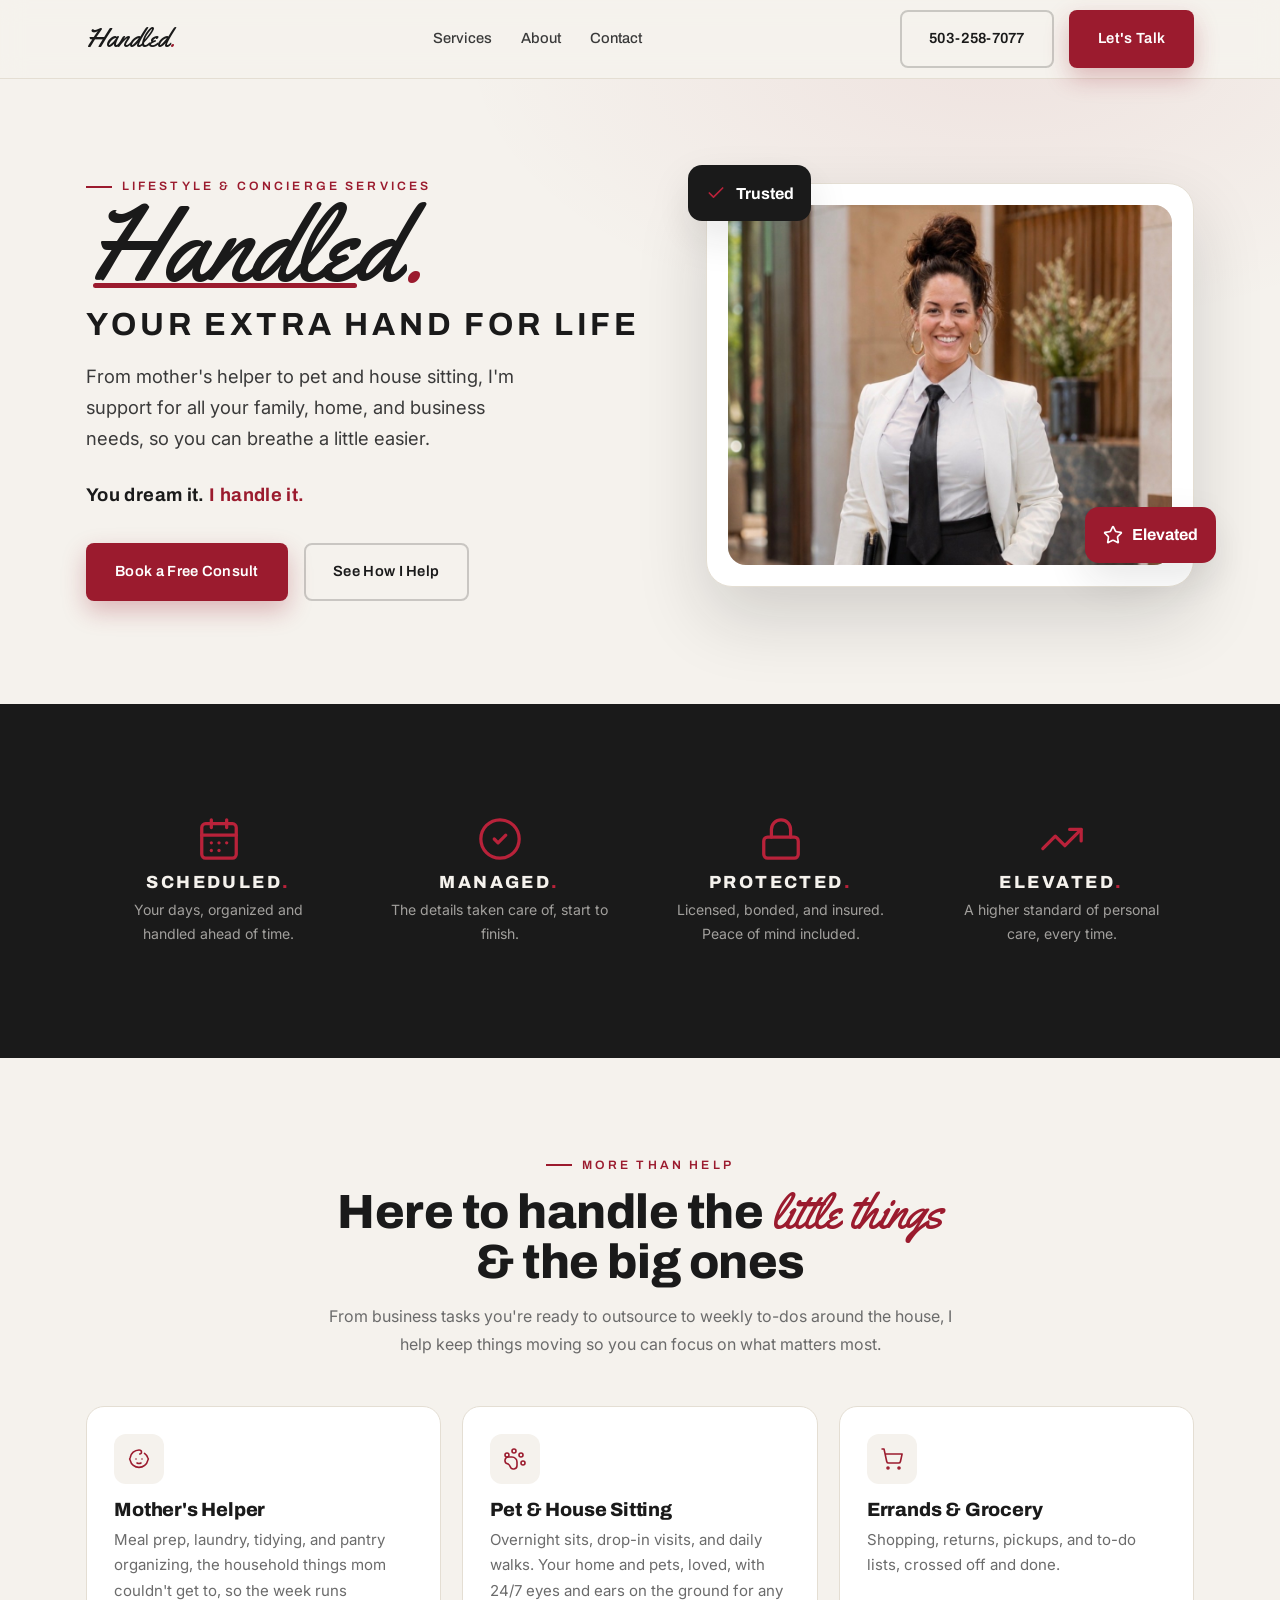
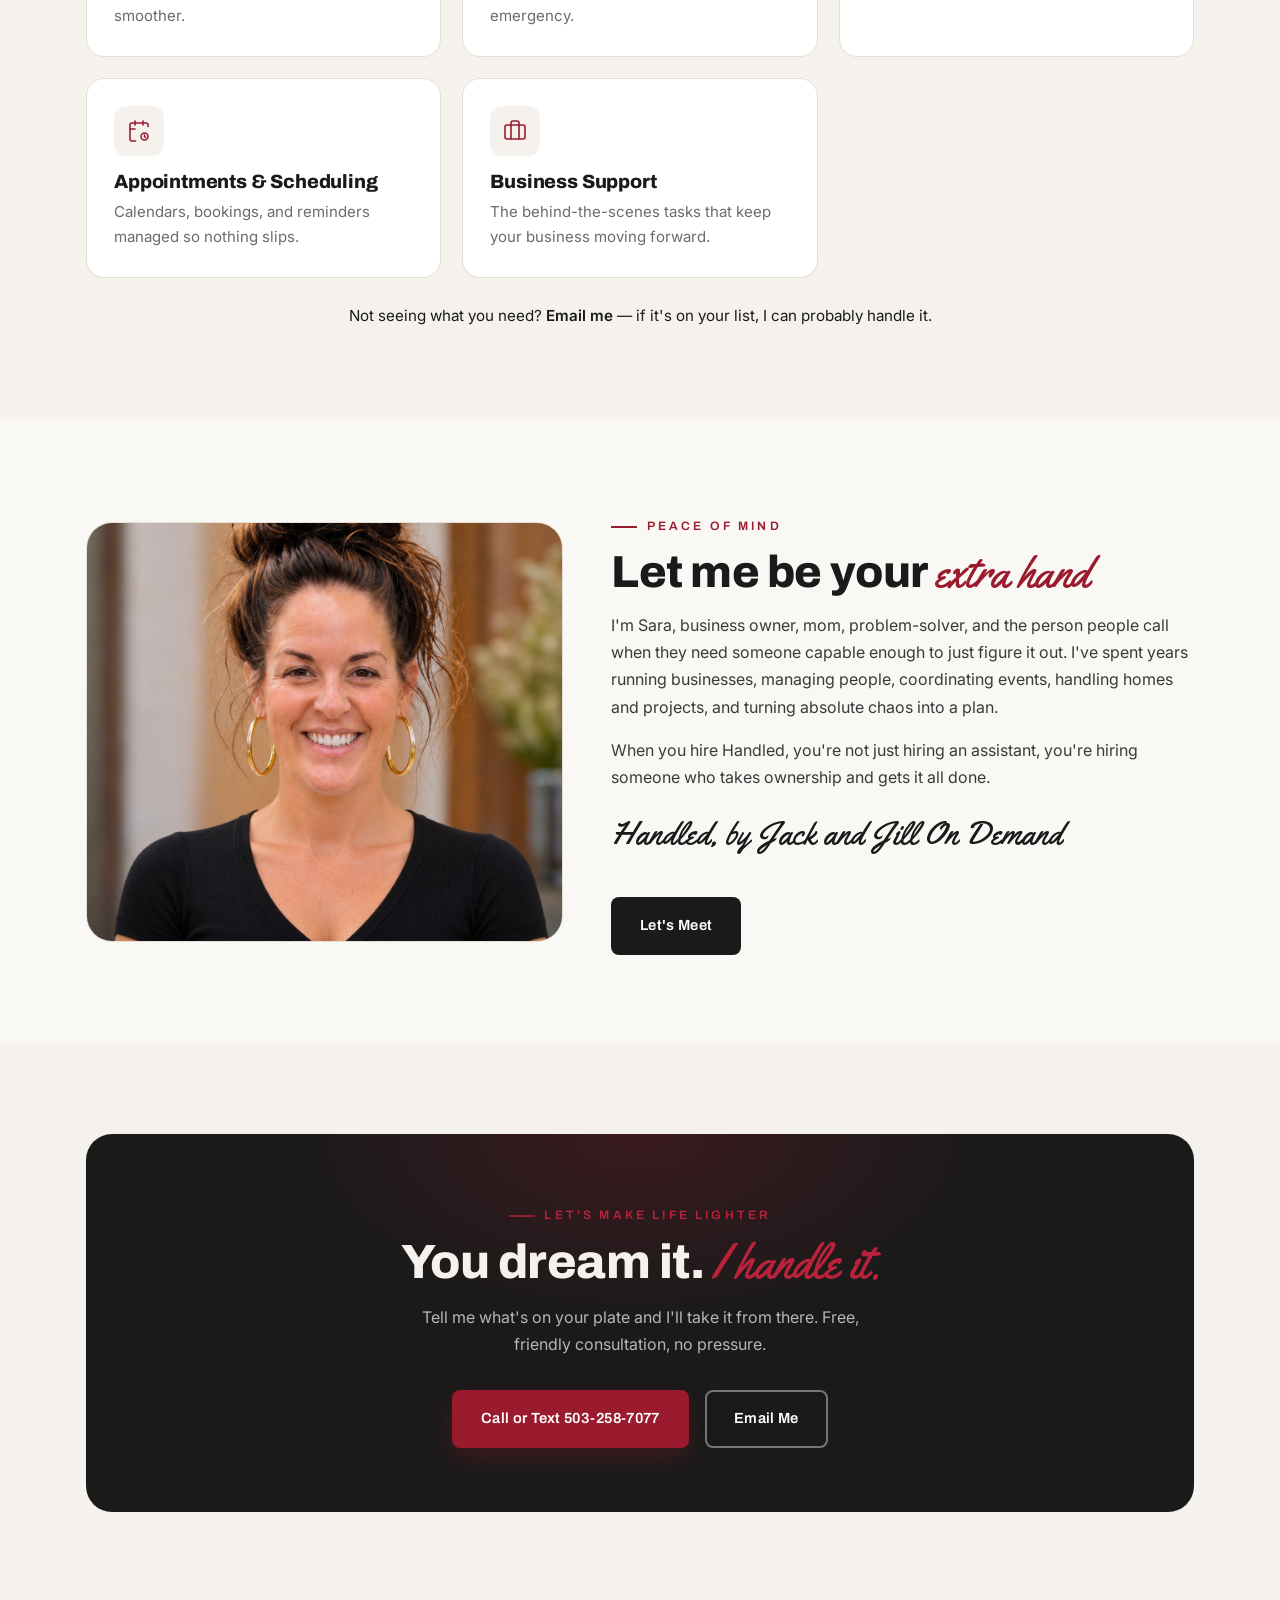
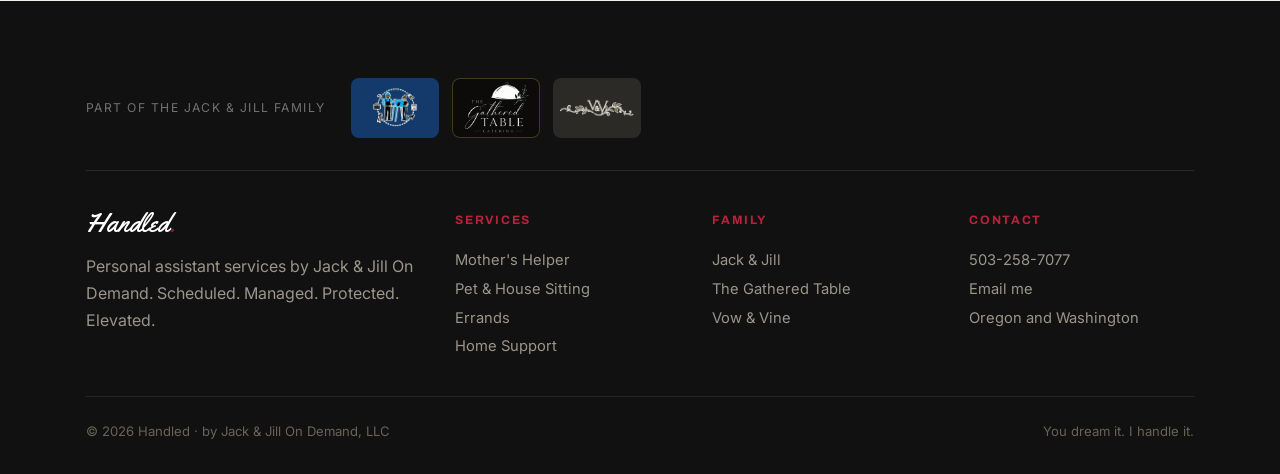
<file: index.html>
<!DOCTYPE html>
<html lang="en">
<head>
<meta charset="UTF-8" />
<meta name="viewport" content="width=device-width, initial-scale=1.0" />
<title>Handled · Personal Assistant Services | You Dream It. I Handle It.</title>
<meta name="description" content="Handled, personal assistant services by Jack & Jill On Demand. Mother's helper, pet & house sitting, errands, and support for all your family, home, and business needs in Oregon and Washington." />
<link rel="preconnect" href="https://fonts.googleapis.com" />
<link rel="preconnect" href="https://fonts.gstatic.com" crossorigin />
<link href="https://fonts.googleapis.com/css2?family=Archivo:wght@500;600;700;800&family=Inter:wght@400;500;600&family=Yellowtail&display=swap" rel="stylesheet" />
<link rel="stylesheet" href="styles.css" />
</head>
<body>

<!-- HEADER -->
<header class="site">
  <div class="wrap nav">
    <a class="brand" href="index.html">
      <span class="bt">Handled<span class="dot-red">.</span></span>
    </a>
    <nav class="nav-links" aria-label="Primary">
      <a href="services/">Services</a>
      <a href="about/">About</a>
      <a href="contact/">Contact</a>
    </nav>
    <div class="nav-cta">
      <a class="btn btn-ghost" href="tel:5032587077">503-258-7077</a>
      <a class="btn btn-red" href="contact/">Let's Talk</a>
      <button class="nav-toggle" aria-label="Menu" aria-expanded="false">
        <svg width="26" height="26" viewBox="0 0 24 24" fill="none" stroke="#1a1a1a" stroke-width="2" stroke-linecap="round" stroke-linejoin="round"><path d="M4 6h16M4 12h16M4 18h16"/></svg>
      </button>
    </div>
  </div>
</header>

<!-- HERO -->
<section class="hero">
  <div class="wrap hero-grid">
    <div class="hero-copy">
      <p class="eyebrow reveal">Lifestyle &amp; Concierge Services</p>
      <div class="script-big reveal d1">Handled<span class="pt">.</span></div>
      <h1 class="sub reveal d2">Your Extra Hand for Life</h1>
      <p class="lead reveal d2">From mother's helper to pet and house sitting, I'm support for all your family, home, and business needs, so you can breathe a little easier.</p>
      <p class="tag reveal d3">You dream it. <span class="red">I handle it.</span></p>
      <div class="cta-row reveal d3">
        <a class="btn btn-red" href="contact/">Book a Free Consult</a>
        <a class="btn btn-ghost" href="services/">See How I Help</a>
      </div>
    </div>
    <div class="hero-visual reveal d2">
      <div class="badge-float b1 float-anim"><svg viewBox="0 0 24 24" fill="none" stroke="currentColor" stroke-width="2" stroke-linecap="round" stroke-linejoin="round"><path d="M20 6 9 17l-5-5"/></svg> Trusted</div>
      <div class="hero-card">
        <div class="photo">
          <img src="assets/photos/portrait.jpg" alt="Portrait of the personal assistant behind Handled" width="1728" height="2476" style="object-position: 50% 44%" fetchpriority="high" decoding="async" />
        </div>
      </div>
      <div class="badge-float b2 float-anim delay"><svg viewBox="0 0 24 24" fill="none" stroke="currentColor" stroke-width="2" stroke-linecap="round" stroke-linejoin="round"><path d="M11.525 2.295a.53.53 0 0 1 .95 0l2.31 4.679a2.12 2.12 0 0 0 1.595 1.16l5.166.756a.53.53 0 0 1 .294.904l-3.736 3.638a2.12 2.12 0 0 0-.611 1.878l.882 5.14a.53.53 0 0 1-.771.56l-4.618-2.428a2.12 2.12 0 0 0-1.973 0L6.396 21.01a.53.53 0 0 1-.77-.56l.881-5.139a2.12 2.12 0 0 0-.611-1.879L2.16 9.795a.53.53 0 0 1 .294-.906l5.165-.755a2.12 2.12 0 0 0 1.597-1.16z"/></svg> Elevated</div>
    </div>
  </div>
</section>

<!-- PILLARS -->
<section class="block pillars" id="promise">
  <div class="wrap prow">
    <div class="pillar reveal d1">
      <div class="ic"><svg viewBox="0 0 24 24" fill="none" stroke="currentColor" stroke-width="1.7" stroke-linecap="round" stroke-linejoin="round"><path d="M8 2v4"/><path d="M16 2v4"/><rect width="18" height="18" x="3" y="4" rx="2"/><path d="M3 10h18"/><path d="M8 14h.01"/><path d="M12 14h.01"/><path d="M16 14h.01"/><path d="M8 18h.01"/><path d="M12 18h.01"/></svg></div>
      <h3>Scheduled<span class="dot-red">.</span></h3>
      <p>Your days, organized and handled ahead of time.</p>
    </div>
    <div class="pillar reveal d2">
      <div class="ic"><svg viewBox="0 0 24 24" fill="none" stroke="currentColor" stroke-width="1.7" stroke-linecap="round" stroke-linejoin="round"><circle cx="12" cy="12" r="10"/><path d="m9 12 2 2 4-4"/></svg></div>
      <h3>Managed<span class="dot-red">.</span></h3>
      <p>The details taken care of, start to finish.</p>
    </div>
    <div class="pillar reveal d3">
      <div class="ic"><svg viewBox="0 0 24 24" fill="none" stroke="currentColor" stroke-width="1.7" stroke-linecap="round" stroke-linejoin="round"><rect width="18" height="11" x="3" y="11" rx="2"/><path d="M7 11V7a5 5 0 0 1 10 0v4"/></svg></div>
      <h3>Protected<span class="dot-red">.</span></h3>
      <p>Licensed, bonded, and insured. Peace of mind included.</p>
    </div>
    <div class="pillar reveal d4">
      <div class="ic"><svg viewBox="0 0 24 24" fill="none" stroke="currentColor" stroke-width="1.7" stroke-linecap="round" stroke-linejoin="round"><path d="M16 7h6v6"/><path d="m22 7-8.5 8.5-5-5L2 17"/></svg></div>
      <h3>Elevated<span class="dot-red">.</span></h3>
      <p>A higher standard of personal care, every time.</p>
    </div>
  </div>
</section>

<!-- SERVICES -->
<section class="block" id="services">
  <div class="wrap">
    <div class="section-head reveal">
      <span class="eyebrow">More Than Help</span>
      <h2>Here to handle the <span class="script">little things</span> &amp; the big ones</h2>
      <p>From business tasks you're ready to outsource to weekly to-dos around the house, I help keep things moving so you can focus on what matters most.</p>
    </div>
    <div class="services">
      <article class="svc reveal d1">
        <div class="ic"><svg viewBox="0 0 24 24" fill="none" stroke="currentColor" stroke-width="1.6" stroke-linecap="round" stroke-linejoin="round"><path d="M9 12h.01"/><path d="M15 12h.01"/><path d="M10 16c.5.3 1.2.5 2 .5s1.5-.2 2-.5"/><path d="M17.5 6.4a9 9 0 0 1 3.3 4.3 2 2 0 0 1 0 2.6 9 9 0 0 1-17.6 0 2 2 0 0 1 0-2.6A9 9 0 0 1 12 3c1.5 0 2.5.9 2.5 2s-.8 2-1.8 2"/></svg></div>
        <h3>Mother's Helper</h3>
        <p>Meal prep, laundry, tidying, and pantry organizing, the household things mom couldn't get to, so the week runs smoother.</p>
      </article>
      <article class="svc reveal d2">
        <div class="ic"><svg viewBox="0 0 24 24" fill="none" stroke="currentColor" stroke-width="1.6" stroke-linecap="round" stroke-linejoin="round"><circle cx="11" cy="4" r="2"/><circle cx="18" cy="8" r="2"/><circle cx="20" cy="16" r="2"/><path d="M9 10a5 5 0 0 1 5 5v3.5a3.5 3.5 0 0 1-6.84 1.045Q6.52 17.48 4.46 16.84A3.5 3.5 0 0 1 5.5 10Z"/><circle cx="4" cy="8" r="2"/></svg></div>
        <h3>Pet &amp; House Sitting</h3>
        <p>Overnight sits, drop-in visits, and daily walks. Your home and pets, loved, with 24/7 eyes and ears on the ground for any emergency.</p>
      </article>
      <article class="svc reveal d3">
        <div class="ic"><svg viewBox="0 0 24 24" fill="none" stroke="currentColor" stroke-width="1.6" stroke-linecap="round" stroke-linejoin="round"><circle cx="8" cy="21" r="1"/><circle cx="19" cy="21" r="1"/><path d="M2.05 2.05h2l2.66 12.42a2 2 0 0 0 2 1.58h9.78a2 2 0 0 0 1.95-1.57l1.65-7.43H5.12"/></svg></div>
        <h3>Errands &amp; Grocery</h3>
        <p>Shopping, returns, pickups, and to-do lists, crossed off and done.</p>
      </article>
      <article class="svc reveal d1">
        <div class="ic"><svg viewBox="0 0 24 24" fill="none" stroke="currentColor" stroke-width="1.6" stroke-linecap="round" stroke-linejoin="round"><path d="M21 7.5V6a2 2 0 0 0-2-2H5a2 2 0 0 0-2 2v14a2 2 0 0 0 2 2h3.5"/><path d="M16 2v4"/><path d="M8 2v4"/><path d="M3 10h5"/><circle cx="17.5" cy="17.5" r="3.5"/><path d="M17.5 16v1.5l1 1"/></svg></div>
        <h3>Appointments &amp; Scheduling</h3>
        <p>Calendars, bookings, and reminders managed so nothing slips.</p>
      </article>
      <article class="svc reveal d2">
        <div class="ic"><svg viewBox="0 0 24 24" fill="none" stroke="currentColor" stroke-width="1.6" stroke-linecap="round" stroke-linejoin="round"><path d="M16 20V4a2 2 0 0 0-2-2h-4a2 2 0 0 0-2 2v16"/><rect width="20" height="14" x="2" y="6" rx="2"/></svg></div>
        <h3>Business Support</h3>
        <p>The behind-the-scenes tasks that keep your business moving forward.</p>
      </article>
    </div>
    <p class="services-note reveal">Not seeing what you need? <a href="mailto:hellojackandjillinfo@gmail.com">Email me</a> — if it's on your list, I can probably handle it.</p>
  </div>
</section>

<!-- ABOUT -->
<section class="block about" id="about">
  <div class="wrap about-grid">
    <div class="photo float-anim reveal">
      <img src="assets/photos/kitchen-help.jpg" alt="Sorting and restocking a client's kitchen, spice jars lined up on the counter" width="1728" height="2476" style="object-position: 50% 33%" loading="lazy" decoding="async" />
    </div>
    <div class="reveal d1">
      <span class="eyebrow">Peace of Mind</span>
      <h2>Let me be your <span class="script">extra hand</span></h2>
      <p>I'm Sara, business owner, mom, problem-solver, and the person people call when they need someone capable enough to just figure it out. I've spent years running businesses, managing people, coordinating events, handling homes and projects, and turning absolute chaos into a plan.</p>
      <p>When you hire Handled, you're not just hiring an assistant, you're hiring someone who takes ownership and gets it all done.</p>
      <p class="sign">Handled, by Jack and Jill On Demand</p>
      <a class="btn btn-dark" style="margin-top:1.2rem" href="about/">Let's Meet</a>
    </div>
  </div>
</section>

<!-- CTA -->
<section class="block" id="contact">
  <div class="wrap">
    <div class="cta reveal">
      <span class="eyebrow" style="color:var(--red-bright); justify-content:center; display:inline-flex">Let's Make Life Lighter</span>
      <h2 style="margin-top:.7rem">You dream it. <span class="script">I handle it.</span></h2>
      <p>Tell me what's on your plate and I'll take it from there. Free, friendly consultation, no pressure.</p>
      <div class="cta-row">
        <a class="btn btn-red" href="tel:5032587077">Call or Text 503-258-7077</a>
        <a class="btn btn-ghost" style="color:#fff; border-color:rgba(255,255,255,.4)" href="mailto:hellojackandjillinfo@gmail.com">Email Me</a>
      </div>
    </div>
  </div>
</section>

<!-- FOOTER -->
<footer class="site">
  <div class="wrap">
    <div class="brand-strip">
      <span class="brand-strip-label">Part of the Jack &amp; Jill family</span>
      <div class="brand-strip-logos">
        <a class="brand-chip fam-jj" href="https://jackjillondemand.com" target="_blank" rel="noopener" aria-label="Jack &amp; Jill On Demand"><img src="assets/brands/jackandjill.png" alt="Jack &amp; Jill On Demand" /></a>
        <a class="brand-chip fam-gathered" href="https://thegatheredtablecatering.com" target="_blank" rel="noopener" aria-label="The Gathered Table"><img src="assets/brands/gathered-table.png" alt="The Gathered Table" /></a>
        <a class="brand-chip fam-vowvine" href="https://vandveventservices.com" target="_blank" rel="noopener" aria-label="Vow &amp; Vine"><img src="assets/brands/vow-and-vine.png" alt="Vow &amp; Vine" /></a>
      </div>
    </div>
    <div class="foot-grid">
      <div>
        <a class="brand" href="index.html"><span class="bt">Handled<span class="dot-red">.</span></span></a>
        <p style="margin-top:1rem; color:#9b958a; max-width:34ch;">Personal assistant services by Jack &amp; Jill On Demand. Scheduled. Managed. Protected. Elevated.</p>
      </div>
      <div><h4>Services</h4><ul><li><a href="services/">Mother's Helper</a></li><li><a href="services/">Pet &amp; House Sitting</a></li><li><a href="services/">Errands</a></li><li><a href="services/">Home Support</a></li></ul></div>
      <div><h4>Family</h4><ul><li><a href="https://jackjillondemand.com">Jack &amp; Jill</a></li><li><a href="https://thegatheredtablecatering.com">The Gathered Table</a></li><li><a href="https://vandveventservices.com">Vow &amp; Vine</a></li></ul></div>
      <div><h4>Contact</h4><ul><li><a href="tel:5032587077">503-258-7077</a></li><li><a href="mailto:hellojackandjillinfo@gmail.com">Email me</a></li><li>Oregon and Washington</li></ul></div>
    </div>
    <div class="foot-bottom"><span>© 2026 Handled · by Jack &amp; Jill On Demand, LLC</span><span>You dream it. I handle it.</span></div>
  </div>
</footer>

<script src="app.js"></script>
</body>
</html>
</file>
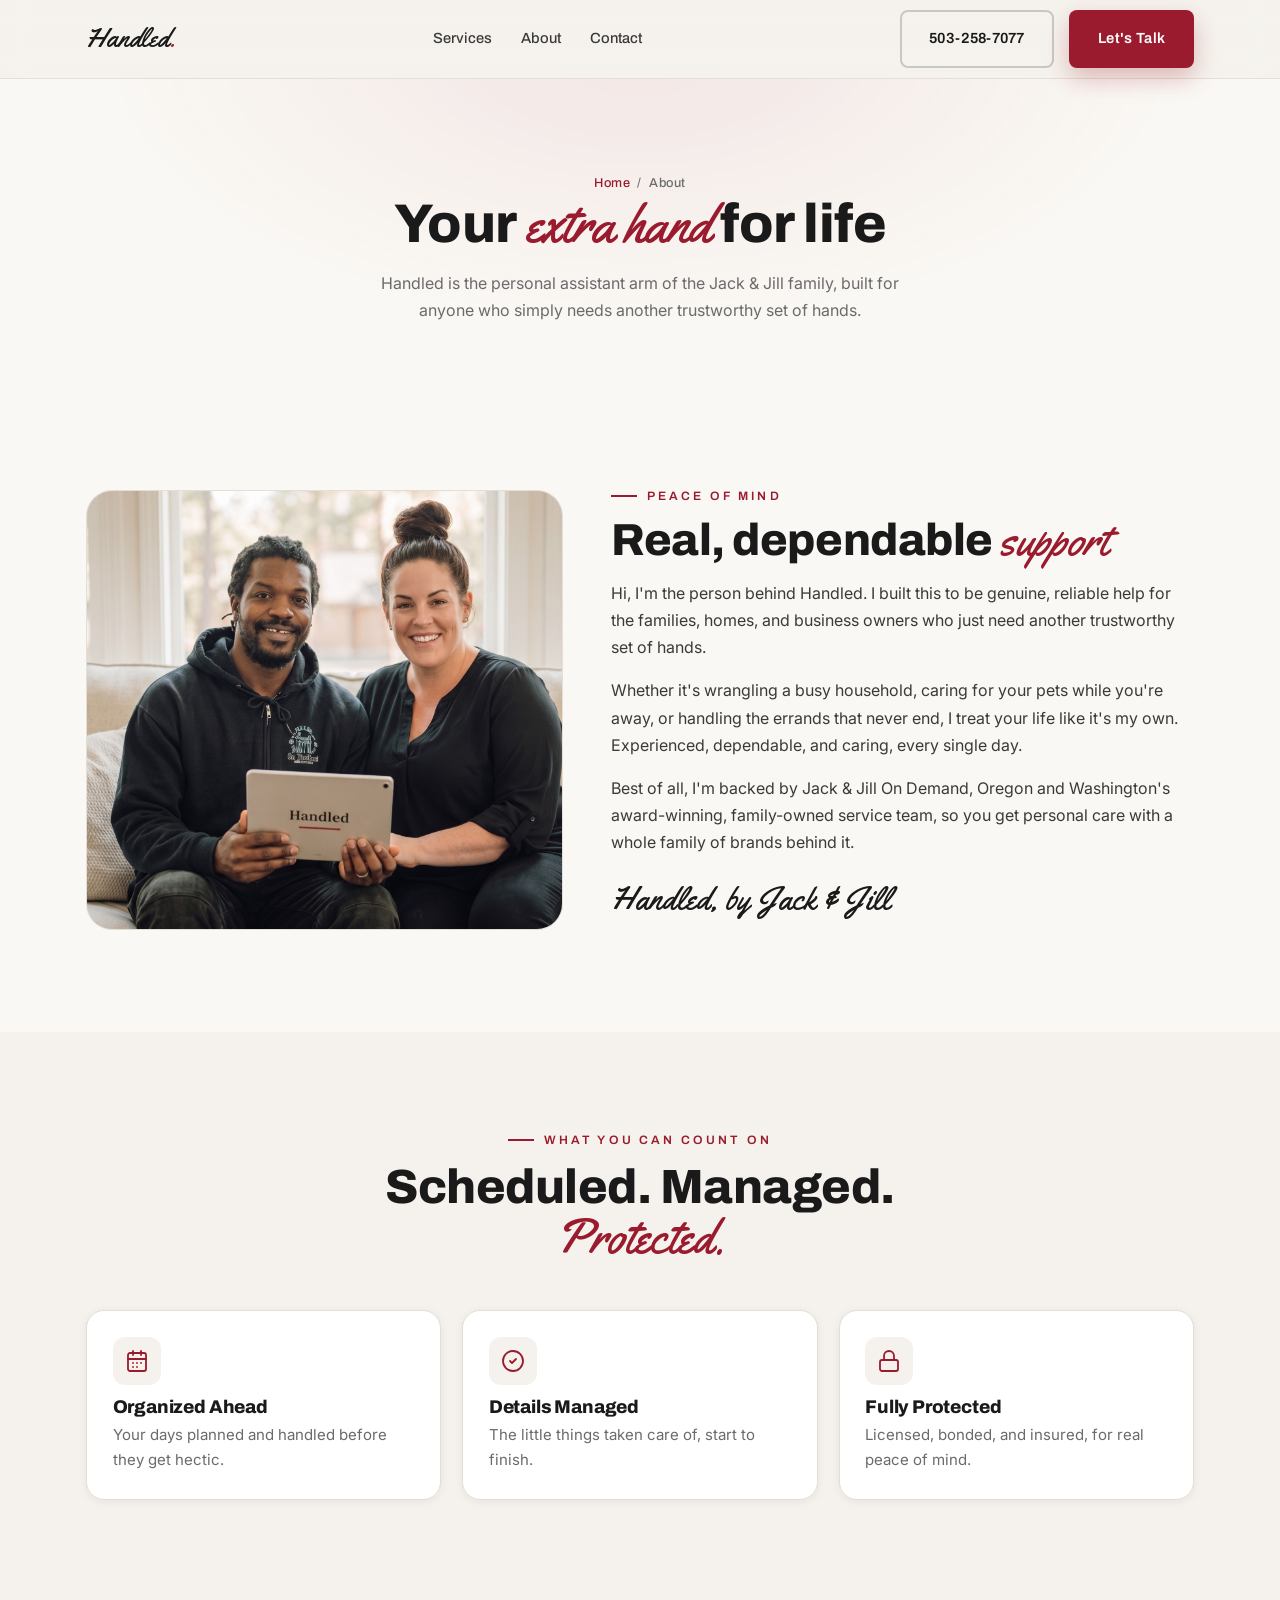
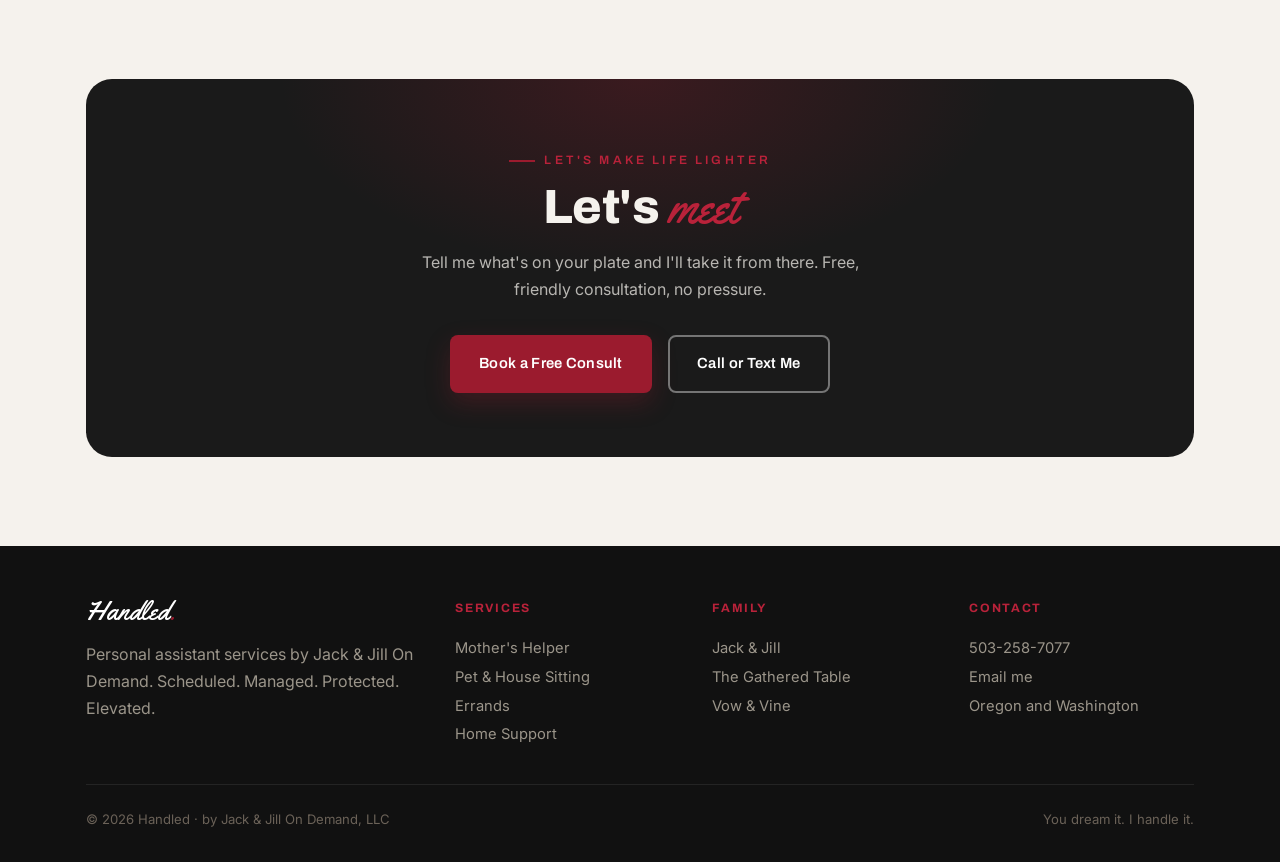
<file: about/index.html>
<!DOCTYPE html>
<html lang="en">
<head>
<meta charset="UTF-8" />
<meta name="viewport" content="width=device-width, initial-scale=1.0" />
<title>About · Handled | Personal Assistant Services by Jack &amp; Jill On Demand</title>
<meta name="description" content="Meet Handled, the personal assistant arm of Jack & Jill On Demand. Real, dependable support for families, homes, and business owners in Oregon and Washington." />
<link rel="preconnect" href="https://fonts.googleapis.com" />
<link rel="preconnect" href="https://fonts.gstatic.com" crossorigin />
<link href="https://fonts.googleapis.com/css2?family=Archivo:wght@500;600;700;800&family=Inter:wght@400;500;600&family=Yellowtail&display=swap" rel="stylesheet" />
<link rel="stylesheet" href="../styles.css" />
</head>
<body>

<header class="site">
  <div class="wrap nav">
    <a class="brand" href="../index.html"><span class="bt">Handled<span class="dot-red">.</span></span></a>
    <nav class="nav-links" aria-label="Primary">
      <a href="../services/">Services</a>
      <a href="../about/">About</a>
      <a href="../contact/">Contact</a>
    </nav>
    <div class="nav-cta">
      <a class="btn btn-ghost" href="tel:5032587077">503-258-7077</a>
      <a class="btn btn-red" href="../contact/">Let's Talk</a>
      <button class="nav-toggle" aria-label="Menu" aria-expanded="false"><svg width="26" height="26" viewBox="0 0 24 24" fill="none" stroke="#1a1a1a" stroke-width="2" stroke-linecap="round" stroke-linejoin="round"><path d="M4 6h16M4 12h16M4 18h16"/></svg></button>
    </div>
  </div>
</header>

<section class="page-hero">
  <div class="wrap">
    <p class="crumbs reveal"><a href="../index.html">Home</a> &nbsp;/&nbsp; About</p>
    <h1 class="reveal d1">Your <span class="script">extra hand</span> for life</h1>
    <p class="reveal d2">Handled is the personal assistant arm of the Jack &amp; Jill family, built for anyone who simply needs another trustworthy set of hands.</p>
  </div>
</section>

<section class="block about">
  <div class="wrap about-split">
    <div class="photo reveal">
      <img src="../assets/photos/handled-lifestyle.jpg" alt="Handled, backed by the Jack &amp; Jill On Demand team" width="2752" height="1536" loading="lazy" decoding="async" />
    </div>
    <div class="reveal d1">
      <span class="eyebrow">Peace of Mind</span>
      <h2>Real, dependable <span class="script">support</span></h2>
      <p>Hi, I'm the person behind Handled. I built this to be genuine, reliable help for the families, homes, and business owners who just need another trustworthy set of hands.</p>
      <p>Whether it's wrangling a busy household, caring for your pets while you're away, or handling the errands that never end, I treat your life like it's my own. Experienced, dependable, and caring, every single day.</p>
      <p>Best of all, I'm backed by Jack &amp; Jill On Demand, Oregon and Washington's award-winning, family-owned service team, so you get personal care with a whole family of brands behind it.</p>
      <p class="sign">Handled, by Jack &amp; Jill</p>
    </div>
  </div>
</section>

<section class="block">
  <div class="wrap">
    <div class="section-head reveal">
      <span class="eyebrow">What You Can Count On</span>
      <h2>Scheduled. Managed. <span class="script">Protected.</span></h2>
    </div>
    <div class="values">
      <div class="value reveal d1">
        <div class="ic"><svg viewBox="0 0 24 24" fill="none" stroke="currentColor" stroke-width="1.8" stroke-linecap="round" stroke-linejoin="round"><path d="M8 2v4"/><path d="M16 2v4"/><rect width="18" height="18" x="3" y="4" rx="2"/><path d="M3 10h18"/><path d="M8 14h.01"/><path d="M12 14h.01"/><path d="M16 14h.01"/><path d="M8 18h.01"/><path d="M12 18h.01"/></svg></div>
        <h3>Organized Ahead</h3>
        <p>Your days planned and handled before they get hectic.</p>
      </div>
      <div class="value reveal d2">
        <div class="ic"><svg viewBox="0 0 24 24" fill="none" stroke="currentColor" stroke-width="1.8" stroke-linecap="round" stroke-linejoin="round"><circle cx="12" cy="12" r="10"/><path d="m9 12 2 2 4-4"/></svg></div>
        <h3>Details Managed</h3>
        <p>The little things taken care of, start to finish.</p>
      </div>
      <div class="value reveal d3">
        <div class="ic"><svg viewBox="0 0 24 24" fill="none" stroke="currentColor" stroke-width="1.8" stroke-linecap="round" stroke-linejoin="round"><rect width="18" height="11" x="3" y="11" rx="2"/><path d="M7 11V7a5 5 0 0 1 10 0v4"/></svg></div>
        <h3>Fully Protected</h3>
        <p>Licensed, bonded, and insured, for real peace of mind.</p>
      </div>
    </div>
  </div>
</section>

<section class="block">
  <div class="wrap">
    <div class="cta reveal">
      <span class="eyebrow" style="color:var(--red-bright); justify-content:center; display:inline-flex">Let's Make Life Lighter</span>
      <h2 style="margin-top:.7rem">Let's <span class="script">meet</span></h2>
      <p>Tell me what's on your plate and I'll take it from there. Free, friendly consultation, no pressure.</p>
      <div class="cta-row">
        <a class="btn btn-red" href="../contact/">Book a Free Consult</a>
        <a class="btn btn-ghost" style="color:#fff; border-color:rgba(255,255,255,.4)" href="tel:5032587077">Call or Text Me</a>
      </div>
    </div>
  </div>
</section>

<footer class="site">
  <div class="wrap">
    <div class="foot-grid">
      <div>
        <a class="brand" href="../index.html"><span class="bt">Handled<span class="dot-red">.</span></span></a>
        <p style="margin-top:1rem; color:#9b958a; max-width:34ch;">Personal assistant services by Jack &amp; Jill On Demand. Scheduled. Managed. Protected. Elevated.</p>
      </div>
      <div><h4>Services</h4><ul><li><a href="../services/">Mother's Helper</a></li><li><a href="../services/">Pet &amp; House Sitting</a></li><li><a href="../services/">Errands</a></li><li><a href="../services/">Home Support</a></li></ul></div>
      <div><h4>Family</h4><ul><li><a href="https://jackjillondemand.com">Jack &amp; Jill</a></li><li><a href="https://thegatheredtablecatering.com">The Gathered Table</a></li><li><a href="https://vandveventservices.com">Vow &amp; Vine</a></li></ul></div>
      <div><h4>Contact</h4><ul><li><a href="tel:5032587077">503-258-7077</a></li><li><a href="mailto:hellojackandjillinfo@gmail.com">Email me</a></li><li>Oregon and Washington</li></ul></div>
    </div>
    <div class="foot-bottom"><span>© 2026 Handled · by Jack &amp; Jill On Demand, LLC</span><span>You dream it. I handle it.</span></div>
  </div>
</footer>

<script src="../app.js"></script>
</body>
</html>
</file>
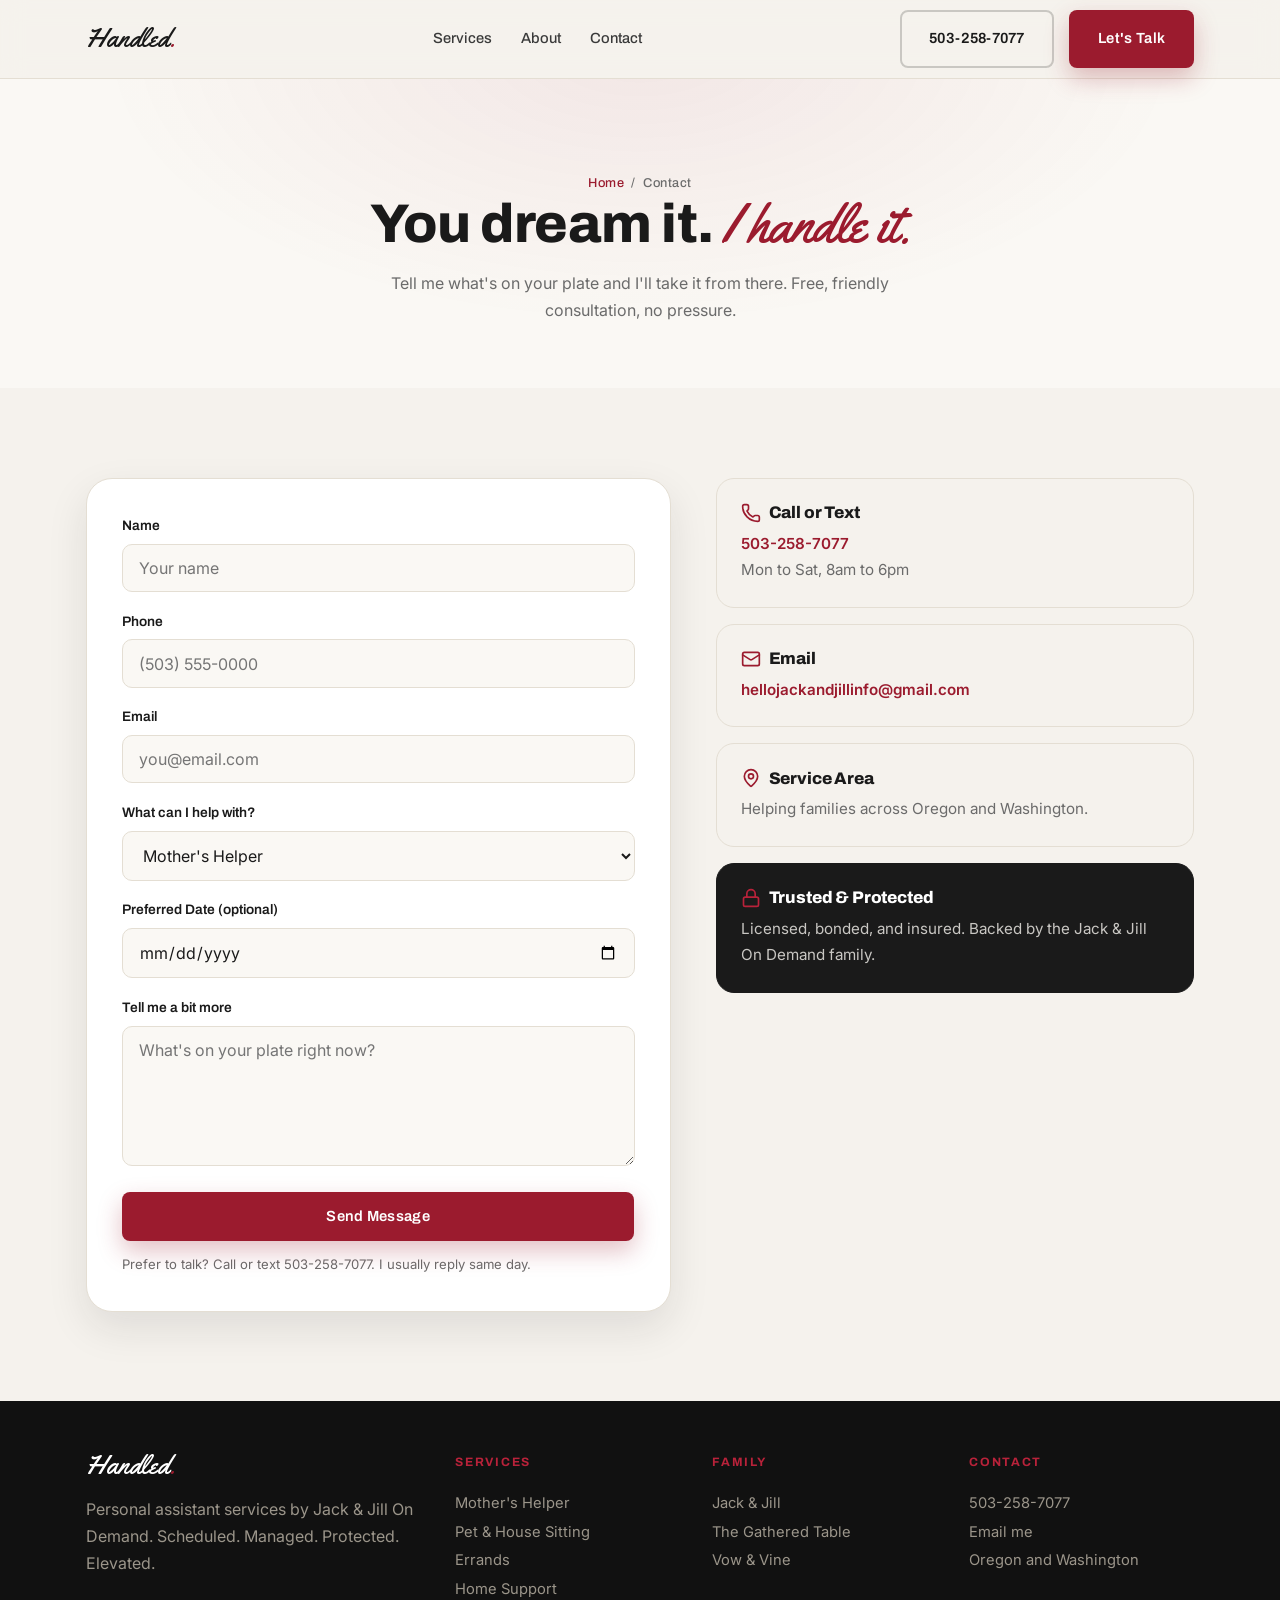
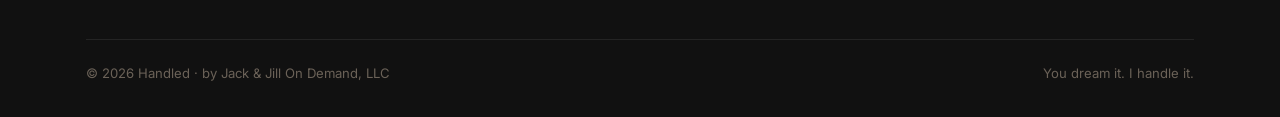
<file: contact/index.html>
<!DOCTYPE html>
<html lang="en">
<head>
<meta charset="UTF-8" />
<meta name="viewport" content="width=device-width, initial-scale=1.0" />
<title>Contact · Handled | Book a Free Consultation</title>
<meta name="description" content="Book a free consultation with Handled. Call or text 503-258-7077, or send a message about the help you need for your family, home, or business in Oregon and Washington." />
<link rel="preconnect" href="https://fonts.googleapis.com" />
<link rel="preconnect" href="https://fonts.gstatic.com" crossorigin />
<link href="https://fonts.googleapis.com/css2?family=Archivo:wght@500;600;700;800&family=Inter:wght@400;500;600&family=Yellowtail&display=swap" rel="stylesheet" />
<link rel="stylesheet" href="../styles.css" />
</head>
<body>

<header class="site">
  <div class="wrap nav">
    <a class="brand" href="../index.html"><span class="bt">Handled<span class="dot-red">.</span></span></a>
    <nav class="nav-links" aria-label="Primary">
      <a href="../services/">Services</a>
      <a href="../about/">About</a>
      <a href="../contact/">Contact</a>
    </nav>
    <div class="nav-cta">
      <a class="btn btn-ghost" href="tel:5032587077">503-258-7077</a>
      <a class="btn btn-red" href="../contact/">Let's Talk</a>
      <button class="nav-toggle" aria-label="Menu" aria-expanded="false"><svg width="26" height="26" viewBox="0 0 24 24" fill="none" stroke="#1a1a1a" stroke-width="2" stroke-linecap="round" stroke-linejoin="round"><path d="M4 6h16M4 12h16M4 18h16"/></svg></button>
    </div>
  </div>
</header>

<section class="page-hero">
  <div class="wrap">
    <p class="crumbs reveal"><a href="../index.html">Home</a> &nbsp;/&nbsp; Contact</p>
    <h1 class="reveal d1">You dream it. <span class="script">I handle it.</span></h1>
    <p class="reveal d2">Tell me what's on your plate and I'll take it from there. Free, friendly consultation, no pressure.</p>
  </div>
</section>

<section class="block">
  <div class="wrap contact-grid">
    <div class="form-card reveal">
      <form action="https://formsubmit.co/hellojackandjillinfo@gmail.com" method="POST">
        <input type="hidden" name="_subject" value="New lead from Handled" />
        <input type="hidden" name="_template" value="table" />
        <input type="text" name="_honey" style="display:none" tabindex="-1" autocomplete="off" />
        <div class="field">
          <label for="name">Name</label>
          <input id="name" name="name" type="text" placeholder="Your name" required />
        </div>
        <div class="field">
          <label for="phone">Phone</label>
          <input id="phone" name="phone" type="tel" placeholder="(503) 555-0000" />
        </div>
        <div class="field">
          <label for="email">Email</label>
          <input id="email" name="email" type="email" placeholder="you@email.com" required />
        </div>
        <div class="field">
          <label for="service">What can I help with?</label>
          <select id="service" name="service">
            <option>Mother's Helper</option>
            <option>Pet &amp; House Sitting</option>
            <option>Errands &amp; Grocery</option>
            <option>Home &amp; Family Support</option>
            <option>Scheduling &amp; Appointments</option>
            <option>Business Support</option>
            <option>Something else</option>
          </select>
        </div>
        <div class="field">
          <label for="date">Preferred Date (optional)</label>
          <input id="date" name="date" type="date" />
        </div>
        <div class="field">
          <label for="message">Tell me a bit more</label>
          <textarea id="message" name="message" placeholder="What's on your plate right now?"></textarea>
        </div>
        <button class="btn btn-red" type="submit" style="width:100%; justify-content:center;">Send Message</button>
        <p class="note">Prefer to talk? Call or text <a href="tel:5032587077">503-258-7077</a>. I usually reply same day.</p>
      </form>
    </div>

    <aside class="contact-aside reveal d1">
      <div class="info-card">
        <h3><svg viewBox="0 0 24 24" fill="none" stroke="currentColor" stroke-width="2" stroke-linecap="round" stroke-linejoin="round"><path d="M13.832 16.568a1 1 0 0 0 1.213-.303l.355-.465A2 2 0 0 1 17 15h3a2 2 0 0 1 2 2v3a2 2 0 0 1-2 2A18 18 0 0 1 2 4a2 2 0 0 1 2-2h3a2 2 0 0 1 2 2v3a2 2 0 0 1-.8 1.6l-.468.351a1 1 0 0 0-.292 1.233 14 14 0 0 0 6.392 6.384z"/></svg> Call or Text</h3>
        <p><a href="tel:5032587077">503-258-7077</a><br>Mon to Sat, 8am to 6pm</p>
      </div>
      <div class="info-card">
        <h3><svg viewBox="0 0 24 24" fill="none" stroke="currentColor" stroke-width="2" stroke-linecap="round" stroke-linejoin="round"><rect width="20" height="16" x="2" y="4" rx="2"/><path d="m22 7-8.97 5.7a1.94 1.94 0 0 1-2.06 0L2 7"/></svg> Email</h3>
        <p><a href="mailto:hellojackandjillinfo@gmail.com">hellojackandjillinfo@gmail.com</a></p>
      </div>
      <div class="info-card">
        <h3><svg viewBox="0 0 24 24" fill="none" stroke="currentColor" stroke-width="2" stroke-linecap="round" stroke-linejoin="round"><path d="M20 10c0 4.993-5.539 10.193-7.399 11.799a1 1 0 0 1-1.202 0C9.539 20.193 4 14.993 4 10a8 8 0 0 1 16 0"/><circle cx="12" cy="10" r="3"/></svg> Service Area</h3>
        <p>Helping families across Oregon and Washington.</p>
      </div>
      <div class="info-card" style="background:var(--ink); border-color:var(--ink);">
        <h3 style="color:#fff"><svg viewBox="0 0 24 24" fill="none" stroke="#b9223a" stroke-width="2" stroke-linecap="round" stroke-linejoin="round"><rect width="18" height="11" x="3" y="11" rx="2"/><path d="M7 11V7a5 5 0 0 1 10 0v4"/></svg> Trusted &amp; Protected</h3>
        <p style="color:rgba(245,242,237,.8)">Licensed, bonded, and insured. Backed by the Jack &amp; Jill On Demand family.</p>
      </div>
    </aside>
  </div>
</section>

<footer class="site">
  <div class="wrap">
    <div class="foot-grid">
      <div>
        <a class="brand" href="../index.html"><span class="bt">Handled<span class="dot-red">.</span></span></a>
        <p style="margin-top:1rem; color:#9b958a; max-width:34ch;">Personal assistant services by Jack &amp; Jill On Demand. Scheduled. Managed. Protected. Elevated.</p>
      </div>
      <div><h4>Services</h4><ul><li><a href="../services/">Mother's Helper</a></li><li><a href="../services/">Pet &amp; House Sitting</a></li><li><a href="../services/">Errands</a></li><li><a href="../services/">Home Support</a></li></ul></div>
      <div><h4>Family</h4><ul><li><a href="https://jackjillondemand.com">Jack &amp; Jill</a></li><li><a href="https://thegatheredtablecatering.com">The Gathered Table</a></li><li><a href="https://vandveventservices.com">Vow &amp; Vine</a></li></ul></div>
      <div><h4>Contact</h4><ul><li><a href="tel:5032587077">503-258-7077</a></li><li><a href="mailto:hellojackandjillinfo@gmail.com">Email me</a></li><li>Oregon and Washington</li></ul></div>
    </div>
    <div class="foot-bottom"><span>© 2026 Handled · by Jack &amp; Jill On Demand, LLC</span><span>You dream it. I handle it.</span></div>
  </div>
</footer>

<script src="../app.js"></script>
</body>
</html>
</file>
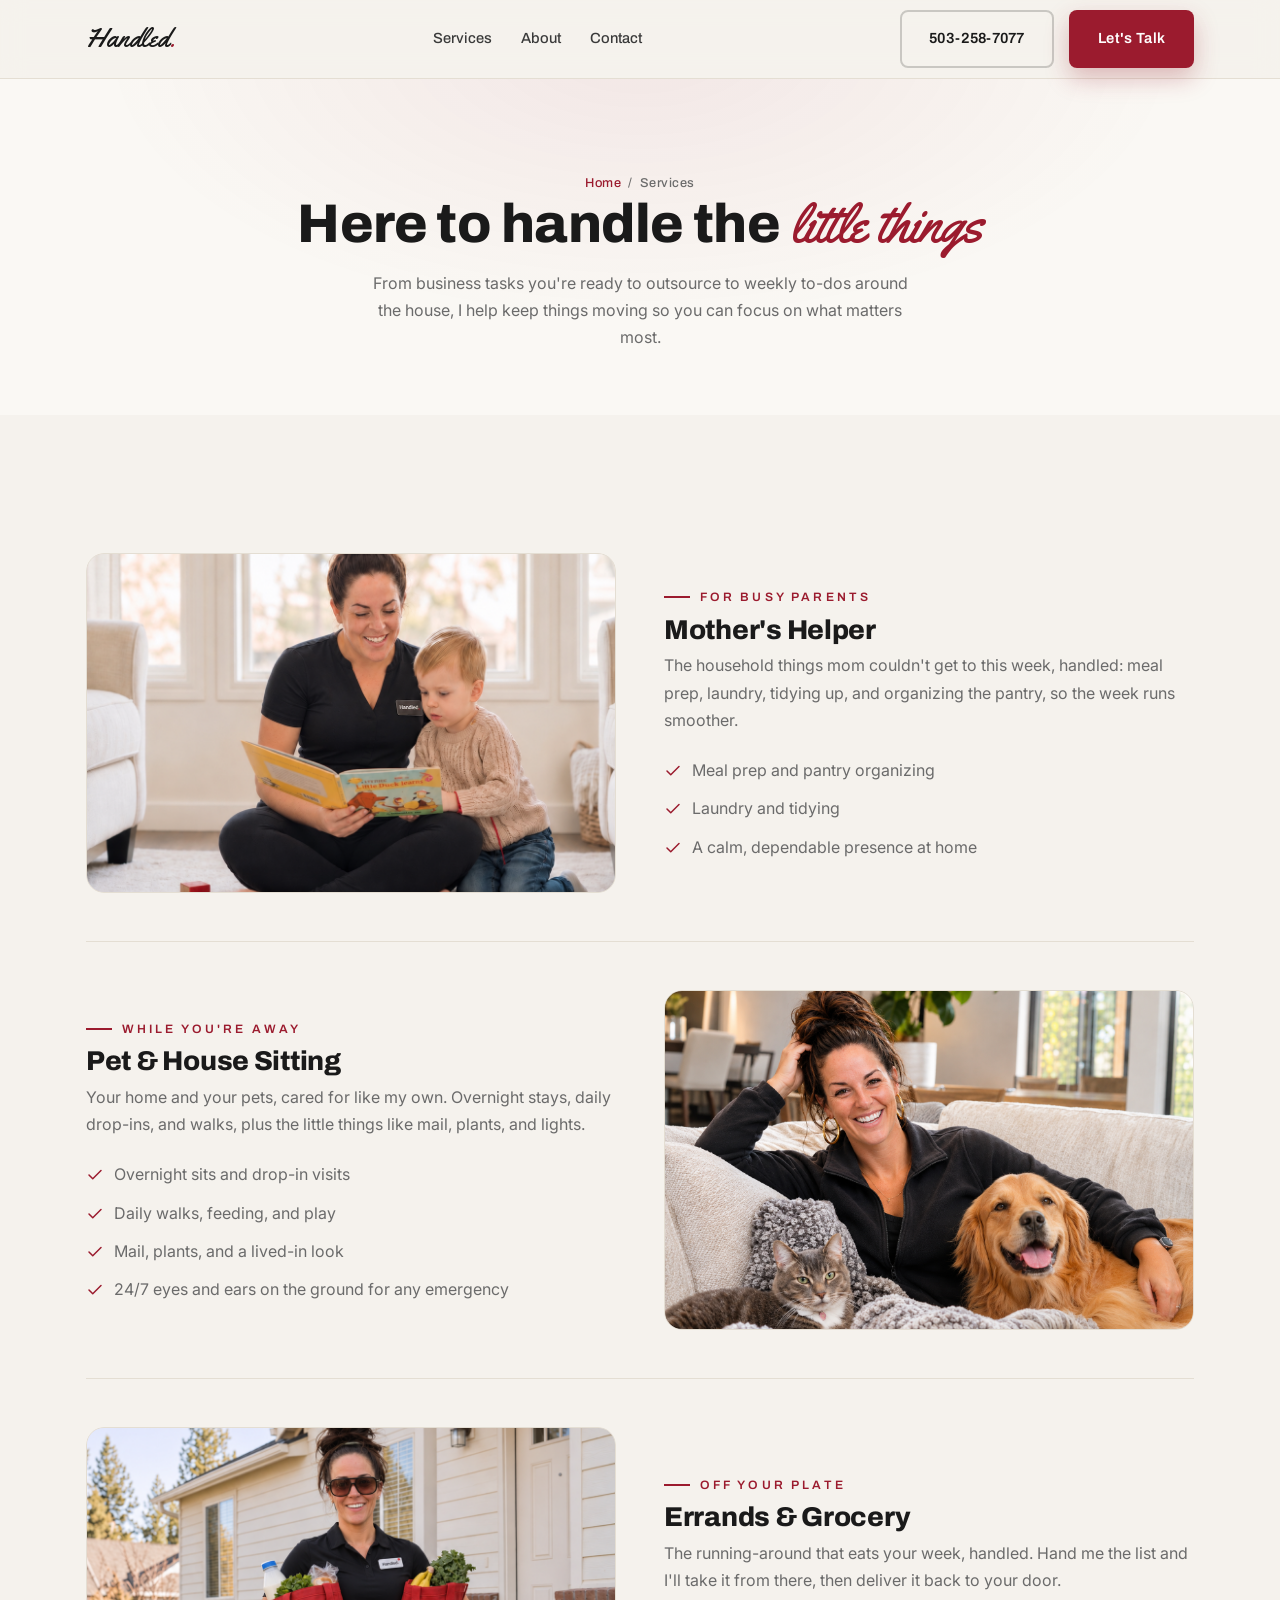
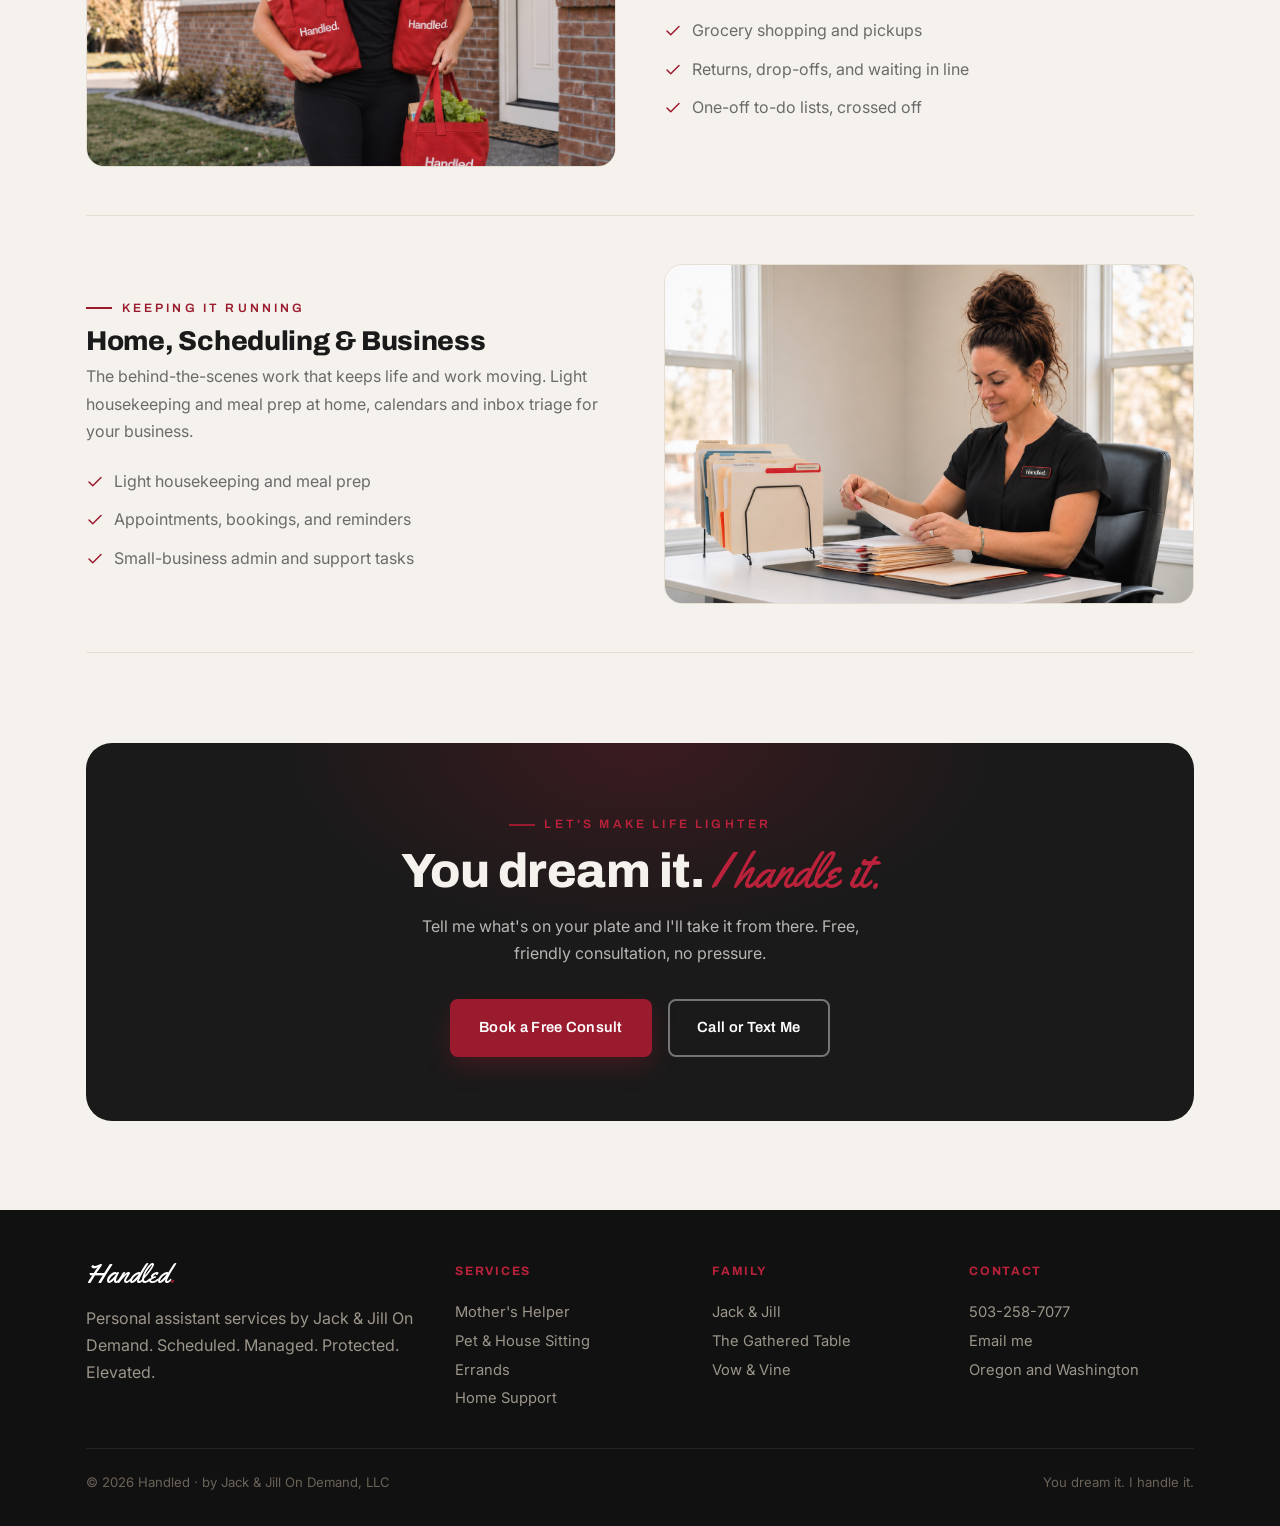
<file: services/index.html>
<!DOCTYPE html>
<html lang="en">
<head>
<meta charset="UTF-8" />
<meta name="viewport" content="width=device-width, initial-scale=1.0" />
<title>Services · Handled | Mother's Helper, Pet Sitting, Errands &amp; More</title>
<meta name="description" content="Handled personal assistant services: mother's helper, pet and house sitting, errands and grocery, home and family support, scheduling, and business support in Oregon and Washington." />
<link rel="preconnect" href="https://fonts.googleapis.com" />
<link rel="preconnect" href="https://fonts.gstatic.com" crossorigin />
<link href="https://fonts.googleapis.com/css2?family=Archivo:wght@500;600;700;800&family=Inter:wght@400;500;600&family=Yellowtail&display=swap" rel="stylesheet" />
<link rel="stylesheet" href="../styles.css" />
</head>
<body>

<header class="site">
  <div class="wrap nav">
    <a class="brand" href="../index.html"><span class="bt">Handled<span class="dot-red">.</span></span></a>
    <nav class="nav-links" aria-label="Primary">
      <a href="../services/">Services</a>
      <a href="../about/">About</a>
      <a href="../contact/">Contact</a>
    </nav>
    <div class="nav-cta">
      <a class="btn btn-ghost" href="tel:5032587077">503-258-7077</a>
      <a class="btn btn-red" href="../contact/">Let's Talk</a>
      <button class="nav-toggle" aria-label="Menu" aria-expanded="false"><svg width="26" height="26" viewBox="0 0 24 24" fill="none" stroke="#1a1a1a" stroke-width="2" stroke-linecap="round" stroke-linejoin="round"><path d="M4 6h16M4 12h16M4 18h16"/></svg></button>
    </div>
  </div>
</header>

<section class="page-hero">
  <div class="wrap">
    <p class="crumbs reveal"><a href="../index.html">Home</a> &nbsp;/&nbsp; Services</p>
    <h1 class="reveal d1">Here to handle the <span class="script">little things</span></h1>
    <p class="reveal d2">From business tasks you're ready to outsource to weekly to-dos around the house, I help keep things moving so you can focus on what matters most.</p>
  </div>
</section>

<section class="block">
  <div class="wrap">

    <div class="svc-row" id="mothers-helper">
      <div class="svc-row-media reveal"><div class="photo"><img src="../assets/photos/mothers-helper.jpg" alt="Reading a picture book on the living room rug with a toddler" width="1728" height="1900" style="object-position: 50% 62%" loading="lazy" decoding="async" /></div></div>
      <div class="reveal d1">
        <span class="eyebrow">For Busy Parents</span>
        <h3>Mother's Helper</h3>
        <p>The household things mom couldn't get to this week, handled: meal prep, laundry, tidying up, and organizing the pantry, so the week runs smoother.</p>
        <ul>
          <li><svg viewBox="0 0 24 24" fill="none" stroke="currentColor" stroke-width="2" stroke-linecap="round" stroke-linejoin="round"><path d="M20 6 9 17l-5-5"/></svg> Meal prep and pantry organizing</li>
          <li><svg viewBox="0 0 24 24" fill="none" stroke="currentColor" stroke-width="2" stroke-linecap="round" stroke-linejoin="round"><path d="M20 6 9 17l-5-5"/></svg> Laundry and tidying</li>
          <li><svg viewBox="0 0 24 24" fill="none" stroke="currentColor" stroke-width="2" stroke-linecap="round" stroke-linejoin="round"><path d="M20 6 9 17l-5-5"/></svg> A calm, dependable presence at home</li>
        </ul>
      </div>
    </div>

    <div class="svc-row" id="pet-house">
      <div class="svc-row-media reveal"><div class="photo"><img src="../assets/photos/pet-care.jpg" alt="Walking a golden retriever down a tree-lined Central Oregon street" width="1728" height="2476" style="object-position: 50% 60%" loading="lazy" decoding="async" /></div></div>
      <div class="reveal d1">
        <span class="eyebrow">While You're Away</span>
        <h3>Pet &amp; House Sitting</h3>
        <p>Your home and your pets, cared for like my own. Overnight stays, daily drop-ins, and walks, plus the little things like mail, plants, and lights.</p>
        <ul>
          <li><svg viewBox="0 0 24 24" fill="none" stroke="currentColor" stroke-width="2" stroke-linecap="round" stroke-linejoin="round"><path d="M20 6 9 17l-5-5"/></svg> Overnight sits and drop-in visits</li>
          <li><svg viewBox="0 0 24 24" fill="none" stroke="currentColor" stroke-width="2" stroke-linecap="round" stroke-linejoin="round"><path d="M20 6 9 17l-5-5"/></svg> Daily walks, feeding, and play</li>
          <li><svg viewBox="0 0 24 24" fill="none" stroke="currentColor" stroke-width="2" stroke-linecap="round" stroke-linejoin="round"><path d="M20 6 9 17l-5-5"/></svg> Mail, plants, and a lived-in look</li>
          <li><svg viewBox="0 0 24 24" fill="none" stroke="currentColor" stroke-width="2" stroke-linecap="round" stroke-linejoin="round"><path d="M20 6 9 17l-5-5"/></svg> 24/7 eyes and ears on the ground for any emergency</li>
        </ul>
      </div>
    </div>

    <div class="svc-row" id="errands">
      <div class="svc-row-media reveal"><div class="photo"><img src="../assets/photos/errands.jpg" alt="Carrying grocery bags up the front walk after a client's shopping run" width="1728" height="2476" style="object-position: 50% 32%" loading="lazy" decoding="async" /></div></div>
      <div class="reveal d1">
        <span class="eyebrow">Off Your Plate</span>
        <h3>Errands &amp; Grocery</h3>
        <p>The running-around that eats your week, handled. Hand me the list and I'll take it from there, then deliver it back to your door.</p>
        <ul>
          <li><svg viewBox="0 0 24 24" fill="none" stroke="currentColor" stroke-width="2" stroke-linecap="round" stroke-linejoin="round"><path d="M20 6 9 17l-5-5"/></svg> Grocery shopping and pickups</li>
          <li><svg viewBox="0 0 24 24" fill="none" stroke="currentColor" stroke-width="2" stroke-linecap="round" stroke-linejoin="round"><path d="M20 6 9 17l-5-5"/></svg> Returns, drop-offs, and waiting in line</li>
          <li><svg viewBox="0 0 24 24" fill="none" stroke="currentColor" stroke-width="2" stroke-linecap="round" stroke-linejoin="round"><path d="M20 6 9 17l-5-5"/></svg> One-off to-do lists, crossed off</li>
        </ul>
      </div>
    </div>

    <div class="svc-row" id="home-business">
      <div class="svc-row-media reveal"><div class="photo"><img src="../assets/photos/business-support.jpg" alt="Working through a stack of paperwork and files at a home office desk" width="1728" height="1328" loading="lazy" decoding="async" /></div></div>
      <div class="reveal d1">
        <span class="eyebrow">Keeping It Running</span>
        <h3>Home, Scheduling &amp; Business</h3>
        <p>The behind-the-scenes work that keeps life and work moving. Light housekeeping and meal prep at home, calendars and inbox triage for your business.</p>
        <ul>
          <li><svg viewBox="0 0 24 24" fill="none" stroke="currentColor" stroke-width="2" stroke-linecap="round" stroke-linejoin="round"><path d="M20 6 9 17l-5-5"/></svg> Light housekeeping and meal prep</li>
          <li><svg viewBox="0 0 24 24" fill="none" stroke="currentColor" stroke-width="2" stroke-linecap="round" stroke-linejoin="round"><path d="M20 6 9 17l-5-5"/></svg> Appointments, bookings, and reminders</li>
          <li><svg viewBox="0 0 24 24" fill="none" stroke="currentColor" stroke-width="2" stroke-linecap="round" stroke-linejoin="round"><path d="M20 6 9 17l-5-5"/></svg> Small-business admin and support tasks</li>
        </ul>
      </div>
    </div>

  </div>
</section>

<section class="block" style="padding-top:0">
  <div class="wrap">
    <div class="cta reveal">
      <span class="eyebrow" style="color:var(--red-bright); justify-content:center; display:inline-flex">Let's Make Life Lighter</span>
      <h2 style="margin-top:.7rem">You dream it. <span class="script">I handle it.</span></h2>
      <p>Tell me what's on your plate and I'll take it from there. Free, friendly consultation, no pressure.</p>
      <div class="cta-row">
        <a class="btn btn-red" href="../contact/">Book a Free Consult</a>
        <a class="btn btn-ghost" style="color:#fff; border-color:rgba(255,255,255,.4)" href="tel:5032587077">Call or Text Me</a>
      </div>
    </div>
  </div>
</section>

<footer class="site">
  <div class="wrap">
    <div class="foot-grid">
      <div>
        <a class="brand" href="../index.html"><span class="bt">Handled<span class="dot-red">.</span></span></a>
        <p style="margin-top:1rem; color:#9b958a; max-width:34ch;">Personal assistant services by Jack &amp; Jill On Demand. Scheduled. Managed. Protected. Elevated.</p>
      </div>
      <div><h4>Services</h4><ul><li><a href="#mothers-helper">Mother's Helper</a></li><li><a href="#pet-house">Pet &amp; House Sitting</a></li><li><a href="#errands">Errands</a></li><li><a href="#home-business">Home Support</a></li></ul></div>
      <div><h4>Family</h4><ul><li><a href="https://jackjillondemand.com">Jack &amp; Jill</a></li><li><a href="https://thegatheredtablecatering.com">The Gathered Table</a></li><li><a href="https://vandveventservices.com">Vow &amp; Vine</a></li></ul></div>
      <div><h4>Contact</h4><ul><li><a href="tel:5032587077">503-258-7077</a></li><li><a href="mailto:hellojackandjillinfo@gmail.com">Email me</a></li><li>Oregon and Washington</li></ul></div>
    </div>
    <div class="foot-bottom"><span>© 2026 Handled · by Jack &amp; Jill On Demand, LLC</span><span>You dream it. I handle it.</span></div>
  </div>
</footer>

<script src="../app.js"></script>
</body>
</html>
</file>
<file: styles.css>
/* ============================================================
   HANDLED :: personal assistant services
   Palette: cream + near-black + deep red  |  Mood: confident, personal, elevated
   ============================================================ */

:root {
  --cream: #f5f2ed;
  --cream-2: #faf8f4;
  --paper: #ffffff;
  --ink: #1a1a1a;
  --ink-soft: #3a3a3a;
  --red: #9b1b2e;
  --red-bright: #b9223a;
  --gray: #6b6b6b;
  --line: #e4ded3;

  --shadow-sm: 0 2px 10px rgba(26,26,26,.06);
  --shadow-md: 0 16px 40px rgba(26,26,26,.10);
  --shadow-lg: 0 30px 70px rgba(26,26,26,.16);

  --r-sm: 12px;
  --r-md: 18px;
  --r-lg: 26px;

  --font-head: "Archivo", system-ui, sans-serif;
  --font-script: "Yellowtail", cursive;
  --font-body: "Inter", system-ui, sans-serif;

  --maxw: 1160px;
}

* { box-sizing: border-box; margin: 0; padding: 0; }
html { scroll-behavior: smooth; }
body {
  font-family: var(--font-body); color: var(--ink); background: var(--cream);
  line-height: 1.7; -webkit-font-smoothing: antialiased; overflow-x: hidden;
}
h1, h2, h3 { font-family: var(--font-head); font-weight: 800; line-height: 1.05; letter-spacing: -.01em; }
a { color: inherit; text-decoration: none; }
img { max-width: 100%; display: block; }

.wrap { width: 100%; max-width: var(--maxw); margin: 0 auto; padding: 0 26px; }
.eyebrow {
  font-family: var(--font-head); font-weight: 600; font-size: .76rem; letter-spacing: .26em;
  text-transform: uppercase; color: var(--red); display: inline-flex; align-items: center; gap: .6rem;
}
.eyebrow::before { content: ""; width: 26px; height: 2px; background: var(--red); display: inline-block; }
.script { font-family: var(--font-script); color: var(--ink); font-weight: 400; }
.dot-red { color: var(--red); }

/* Buttons */
.btn {
  display: inline-flex; align-items: center; gap: .55rem; font-family: var(--font-head);
  font-weight: 600; font-size: .92rem; letter-spacing: .02em;
  padding: .9rem 1.7rem; border-radius: 8px; cursor: pointer; border: 2px solid transparent;
  transition: transform .25s ease, box-shadow .25s ease, background .25s ease; will-change: transform;
}
.btn-red { background: var(--red); color: #fff; box-shadow: 0 10px 24px rgba(155,27,46,.28); }
.btn-red:hover { background: var(--red-bright); transform: translateY(-3px); box-shadow: 0 16px 32px rgba(155,27,46,.36); }
.btn-dark { background: var(--ink); color: #fff; }
.btn-dark:hover { transform: translateY(-3px); background: #000; }
.btn-ghost { background: transparent; color: var(--ink); border-color: rgba(26,26,26,.2); }
.btn-ghost:hover { transform: translateY(-3px); border-color: var(--red); color: var(--red); }

/* HEADER */
header.site {
  position: sticky; top: 0; z-index: 50; background: rgba(245,242,237,.85);
  backdrop-filter: blur(12px); border-bottom: 1px solid var(--line); transition: box-shadow .3s ease;
}
header.site.scrolled { box-shadow: var(--shadow-sm); }
.nav { display: flex; align-items: center; justify-content: space-between; height: 78px; }
.brand { display: flex; align-items: center; gap: .7rem; }
.brand img { height: 46px; width: auto; border-radius: 6px; }
.brand .bt { font-family: var(--font-script); font-size: 1.7rem; color: var(--ink); line-height: 1; }
.nav-links { display: flex; gap: 1.8rem; }
.nav-links a { font-family: var(--font-head); font-weight: 500; font-size: .92rem; color: var(--ink-soft); position: relative; }
.nav-links a::after { content: ""; position: absolute; left: 0; bottom: -6px; height: 2px; width: 100%; background: var(--red); transform: scaleX(0); transform-origin: left; transition: transform .3s ease; }
.nav-links a:hover { color: var(--ink); } .nav-links a:hover::after { transform: scaleX(1); }
.nav-cta { display: flex; align-items: center; gap: .9rem; }
.nav-toggle { display: none; background: none; border: 0; cursor: pointer; }

/* HERO */
.hero { position: relative; overflow: hidden; padding: clamp(3.5rem, 7vw, 6rem) 0 clamp(4rem,8vw,6.5rem); }
.hero::before { content: ""; position: absolute; inset: 0; background: radial-gradient(900px 480px at 78% -5%, rgba(155,27,46,.07), transparent 60%); }
.hero-grid { position: relative; display: grid; grid-template-columns: 1.08fr .92fr; gap: 3rem; align-items: center; }
.hero .script-big { font-family: var(--font-script); font-size: clamp(3.6rem, 9vw, 6.6rem); color: var(--ink); line-height: .9; position: relative; display: inline-block; }
.hero .script-big .pt { color: var(--red); }
.hero .script-big::after { content: ""; position: absolute; left: 2%; right: 20%; bottom: 4px; height: 5px; background: var(--red); border-radius: 4px; transform: scaleX(0); transform-origin: left; animation: underline 1s ease forwards .5s; }
@keyframes underline { to { transform: scaleX(1); } }
.hero h1.sub { font-family: var(--font-head); font-weight: 700; font-size: clamp(1.4rem,3vw,2rem); letter-spacing: .12em; text-transform: uppercase; margin-top: 1rem; color: var(--ink); }
.hero .lead { font-size: 1.15rem; color: var(--ink-soft); margin-top: 1.2rem; max-width: 36ch; }
.hero .tag { font-family: var(--font-head); font-weight: 700; font-size: 1.15rem; margin-top: 1.6rem; letter-spacing: .02em; }
.hero .tag .red { color: var(--red); }
.hero .cta-row { display: flex; gap: 1rem; flex-wrap: wrap; margin-top: 2rem; }

/* hero visual */
.hero-visual { position: relative; }
.hero-card { background: var(--paper); border: 1px solid var(--line); border-radius: var(--r-lg); box-shadow: var(--shadow-lg); padding: 1.3rem; position: relative; z-index: 2; }
.hero-card .photo { height: 360px; border-radius: var(--r-md); }
.badge-float { position: absolute; z-index: 3; background: var(--ink); color: #fff; border-radius: 14px; padding: .9rem 1.1rem; box-shadow: var(--shadow-md); font-family: var(--font-head); font-weight: 700; display: flex; align-items: center; gap: .6rem; }
.badge-float svg { width: 20px; height: 20px; color: var(--red-bright); }
.badge-float.b1 { top: -18px; left: -18px; } .badge-float.b2 { bottom: 24px; right: -22px; background: var(--red); }
.badge-float.b2 svg { color: #fff; }
.float-anim { animation: floaty 6s ease-in-out infinite; } .float-anim.delay { animation-delay: -3s; }
@keyframes floaty { 0%,100% { transform: translateY(0); } 50% { transform: translateY(-12px); } }

/* photo frames */
.photo {
  position: relative; overflow: hidden;
  background:
    linear-gradient(135deg, rgba(155,27,46,.05), rgba(26,26,26,.03)),
    #efece5;
}
.photo img {
  position: absolute; inset: 0; display: block; width: 100%; height: 100%;
  object-fit: cover;
  transition: transform .7s cubic-bezier(.16,1,.3,1);
}

/* PILLARS strip */
.pillars { background: var(--ink); color: var(--cream); }
.pillars .prow { display: grid; grid-template-columns: repeat(4, 1fr); gap: 1rem; }
.pillar { text-align: center; padding: 1.4rem; }
.pillar .ic { width: 46px; height: 46px; margin: 0 auto .8rem; color: var(--red-bright); transition: transform .3s ease; }
.pillar:hover .ic { transform: translateY(-4px); }
.pillar .ic svg { width: 100%; height: 100%; }
.pillar h3 { font-size: 1.1rem; letter-spacing: .14em; text-transform: uppercase; }
.pillar h3 .dot-red { color: var(--red-bright); }
.pillar p { color: rgba(245,242,237,.62); font-size: .88rem; margin-top: .3rem; }

/* SECTION */
section.block { padding: clamp(3.8rem, 7vw, 6rem) 0; }
.section-head { max-width: 640px; margin: 0 auto 3rem; text-align: center; }
.section-head h2 { font-size: clamp(2rem, 4.4vw, 3rem); color: var(--ink); margin-top: .7rem; }
.section-head h2 .script { font-family: var(--font-script); font-weight: 400; color: var(--red); }
.section-head p { color: var(--gray); margin-top: 1rem; }

/* services list */
.services { display: grid; grid-template-columns: repeat(3, 1fr); gap: 1.3rem; }
.svc { background: var(--paper); border: 1px solid var(--line); border-radius: var(--r-md); padding: 1.7rem; transition: transform .3s ease, box-shadow .3s ease; position: relative; }
.svc:hover { transform: translateY(-6px); box-shadow: var(--shadow-md); }
.svc .ic { width: 50px; height: 50px; border-radius: 12px; background: var(--cream); color: var(--red); display: grid; place-items: center; margin-bottom: 1rem; transition: transform .3s ease, background 0.15s ease, color 0.15s ease; }
.svc:hover .ic { transform: scale(1.08); background: var(--red); color: #fff; }
.svc .ic svg { width: 24px; height: 24px; }
.svc h3 { font-size: 1.2rem; color: var(--ink); margin-bottom: .4rem; }
.svc p { color: var(--gray); font-size: .94rem; }

/* about / personal */
.about { background: var(--cream-2); }
.about-grid { display: grid; grid-template-columns: .9fr 1.1fr; gap: 3rem; align-items: center; }
.about .photo { height: 420px; border-radius: var(--r-lg); border: 1px solid var(--line); }
.about h2 { font-size: clamp(2rem,4vw,2.8rem); margin: .7rem 0 1rem; }
.about h2 .script { font-family: var(--font-script); font-weight: 400; color: var(--red); }
.about p { color: var(--ink-soft); margin-bottom: 1rem; }
.about .sign { font-family: var(--font-script); font-size: 2rem; color: var(--ink); margin-top: .4rem; }

/* family */
.fam-grid { display: grid; grid-template-columns: repeat(3, 1fr); gap: 1.3rem; }
.fam { background: var(--paper); border: 1px solid var(--line); border-radius: var(--r-md); padding: 1.6rem; transition: transform .3s ease, box-shadow .3s ease; display: flex; flex-direction: column; gap: .8rem; }
.fam:hover { transform: translateY(-6px); box-shadow: var(--shadow-md); }
.fam .mark { background: #fff; border: 1px solid var(--line); border-radius: 10px; height: 116px; display: flex; align-items: center; justify-content: center; padding: 1rem; overflow: hidden; }
.fam .mark img { max-width: 100%; max-height: 100%; width: auto; height: auto; object-fit: contain; }
.fam h3 { font-size: 1.15rem; color: var(--ink); }
.fam p { color: var(--gray); font-size: .92rem; }
.fam .go { font-family: var(--font-head); font-weight: 600; color: var(--red); font-size: .9rem; margin-top: auto; display: inline-flex; align-items: center; gap: .45rem; }
.fam .go svg { width: 16px; height: 16px; transition: transform .3s ease; }
.fam:hover .go svg { transform: translateX(4px); }

/* CTA */
.cta { background: var(--ink); color: var(--cream); text-align: center; border-radius: var(--r-lg); padding: clamp(2.6rem,5vw,4.4rem); position: relative; overflow: hidden; }
.cta::before { content: ""; position: absolute; inset: 0; background: radial-gradient(600px 320px at 50% 0%, rgba(155,27,46,.25), transparent 60%); }
.cta > * { position: relative; }
.cta h2 { font-size: clamp(2rem,4.4vw,3rem); }
.cta h2 .script { font-family: var(--font-script); font-weight: 400; color: var(--red-bright); }
.cta p { color: rgba(245,242,237,.72); margin: 1rem auto 2rem; max-width: 46ch; }
.cta .cta-row { display: flex; gap: 1rem; justify-content: center; flex-wrap: wrap; }

/* footer */
footer.site { background: #111; color: #b8b2a6; padding: 3.2rem 0 2rem; }
.foot-grid { display: grid; grid-template-columns: 1.5fr 1fr 1fr 1fr; gap: 2rem; }
footer .brand .bt { color: #fff; }
footer h4 { font-family: var(--font-head); letter-spacing: .14em; text-transform: uppercase; font-size: .76rem; color: var(--red-bright); margin-bottom: 1rem; }
footer a, footer li { color: #9b958a; font-size: .92rem; line-height: 1.95; list-style: none; }
footer a:hover { color: #fff; }
.foot-bottom { border-top: 1px solid rgba(255,255,255,.08); margin-top: 2.2rem; padding-top: 1.4rem; display: flex; justify-content: space-between; flex-wrap: wrap; gap: .6rem; font-size: .82rem; color: #6b6258; }

/* ─── Motion: "The Decisive Reach" ─── */
.reveal {
  opacity: 0;
  transform: translateX(-14px);
  transition: opacity 0.42s cubic-bezier(0.16, 1, 0.3, 1),
              transform 0.42s cubic-bezier(0.16, 1, 0.3, 1);
}
.reveal.in { opacity: 1; transform: none; }

/* Hero visual — scale in from slight shrink */
.hero-visual.reveal:not(.in) { transform: scale(0.97) translateX(0); transition-duration: 0.65s; }

/* Service cards — rise from below and scale (like picking something up) */
.svc.reveal:not(.in) { transform: translateY(14px) scale(0.98); transition-duration: 0.38s; }
.svc.reveal.in { transform: none; }

/* Pillar items on the ink strip — fade up from zero */
.pillar.reveal:not(.in) { transform: translateY(16px); }

/* Section headings — just fade, no movement */
.section-head.reveal:not(.in) { transform: none; transition-duration: 0.5s; }

/* About photo — scale reveal (personal, not mechanical) */
.about .photo.reveal:not(.in) { transform: scale(0.97); transition: opacity 0.55s ease-out, transform 0.55s ease-out; }
.about .photo.reveal.in { transform: scale(1); }
.about .photo:hover img { transform: scale(1.04); }

/* Stagger — tighter gaps than generic (decisive, no dawdling) */
.d1 { transition-delay: 55ms; }
.d2 { transition-delay: 110ms; }
.d3 { transition-delay: 165ms; }
.d4 { transition-delay: 220ms; }

@media (max-width: 920px) {
  .hero-grid { grid-template-columns: 1fr; } .hero-visual { order: -1; }
  .services, .fam-grid { grid-template-columns: 1fr 1fr; }
  .pillars .prow { grid-template-columns: 1fr 1fr; }
  .about-grid { grid-template-columns: 1fr; } .about .photo { height: 300px; }
  .foot-grid { grid-template-columns: 1fr 1fr; }
}
@media (max-width: 600px) {
  .nav-links { display: none; } .nav-toggle { display: block; }
  .nav-links.open {
    display: flex;
    flex-direction: column;
    position: absolute;
    top: 78px;
    left: 0;
    right: 0;
    background: var(--cream);
    padding: 1.2rem 26px;
    border-bottom: 1px solid var(--line);
    box-shadow: 0 8px 24px rgba(26,26,26,.08);
    gap: 1rem;
    z-index: 49;
  }
  .services, .fam-grid, .pillars .prow { grid-template-columns: 1fr; } .nav-cta .btn-ghost { display: none; }
}
@media (prefers-reduced-motion: reduce) {
  * { animation: none !important; transition: none !important; }
  .reveal { opacity: 1; transform: none; } .hero .script-big::after { transform: scaleX(1); } html { scroll-behavior: auto; }
}

/* ============================================================
   INTERIOR PAGES (services / about / contact)
   ============================================================ */
.page-hero {
  position: relative; overflow: hidden; text-align: center;
  background: radial-gradient(900px 460px at 50% -10%, rgba(155,27,46,.08), transparent 60%), var(--cream-2);
  padding: clamp(3.2rem, 6vw, 5rem) 0 clamp(2.8rem, 5vw, 4.4rem);
}
.crumbs { font-family: var(--font-head); font-weight: 500; letter-spacing: .04em; font-size: .8rem; color: var(--gray); margin-bottom: 1rem; }
.crumbs a { color: var(--red); } .crumbs a:hover { text-decoration: underline; }
.page-hero h1 { font-size: clamp(2.2rem, 5vw, 3.4rem); color: var(--ink); }
.page-hero h1 .script { font-family: var(--font-script); font-weight: 400; color: var(--red); }
.page-hero p { color: var(--gray); max-width: 56ch; margin: 1.1rem auto 0; }

.prose { max-width: 760px; margin: 0 auto; }
.prose h2 { font-size: clamp(1.7rem, 3.4vw, 2.4rem); color: var(--ink); margin: 2rem 0 .8rem; }
.prose p { color: var(--ink-soft); margin-bottom: 1rem; }

/* detailed service rows */
.svc-row { display: grid; grid-template-columns: 1fr 1fr; gap: 3rem; align-items: center; padding: clamp(2rem,4vw,3rem) 0; border-bottom: 1px solid var(--line); }
.svc-row:nth-child(even) .svc-row-media { order: 2; }
.svc-row .photo { height: 340px; border-radius: var(--r-md); border: 1px solid var(--line); }
.svc-row h3 { font-size: 1.7rem; color: var(--ink); margin: .5rem 0 .5rem; }
.svc-row p { color: var(--gray); }
.svc-row ul { list-style: none; margin-top: 1.1rem; }
.svc-row li { display: flex; gap: .6rem; align-items: flex-start; color: var(--gray); padding: .35rem 0; }
.svc-row li svg { width: 18px; height: 18px; color: var(--red); flex: none; margin-top: 5px; }

/* about split */
.about-split { display: grid; grid-template-columns: .9fr 1.1fr; gap: 3rem; align-items: center; }
.about-split .photo { height: 440px; border-radius: var(--r-lg); border: 1px solid var(--line); }
.about-split h2 { font-size: clamp(2rem,4vw,2.8rem); margin: .6rem 0 1rem; }
.about-split h2 .script { font-family: var(--font-script); font-weight: 400; color: var(--red); }
.about-split p { color: var(--ink-soft); margin-bottom: 1rem; }
.about-split .sign { font-family: var(--font-script); font-size: 2rem; color: var(--ink); margin-top: .4rem; }
.values { display: grid; grid-template-columns: repeat(3,1fr); gap: 1.3rem; margin-top: 1rem; }
.value { background: var(--paper); border: 1px solid var(--line); border-radius: var(--r-md); padding: 1.6rem; box-shadow: var(--shadow-sm); }
.value .ic { width: 48px; height: 48px; border-radius: 12px; background: var(--cream); color: var(--red); display: grid; place-items: center; margin-bottom: .8rem; }
.value .ic svg { width: 24px; height: 24px; }
.value h3 { font-size: 1.15rem; color: var(--ink); margin-bottom: .3rem; }
.value p { color: var(--gray); font-size: .94rem; }

/* contact */
.contact-grid { display: grid; grid-template-columns: 1.1fr .9fr; gap: 2.8rem; align-items: start; }
.form-card { background: var(--paper); border: 1px solid var(--line); border-radius: var(--r-lg); padding: 2.2rem; box-shadow: var(--shadow-md); }
.field { margin-bottom: 1.1rem; }
.field label { display: block; font-family: var(--font-head); font-weight: 600; font-size: .86rem; color: var(--ink); margin-bottom: .4rem; }
.field input, .field select, .field textarea {
  width: 100%; font-family: var(--font-body); font-size: 1rem; color: var(--ink);
  padding: .82rem 1rem; border: 1px solid var(--line); border-radius: 10px; background: var(--cream-2);
  transition: border-color .25s ease, box-shadow .25s ease;
}
.field input:focus, .field select:focus, .field textarea:focus { outline: none; border-color: var(--red); box-shadow: 0 0 0 3px rgba(155,27,46,.13); background: #fff; }
.field textarea { min-height: 140px; resize: vertical; }
.contact-aside { display: flex; flex-direction: column; gap: 1rem; }
.info-card { background: var(--cream); border: 1px solid var(--line); border-radius: var(--r-md); padding: 1.5rem; }
.info-card h3 { font-size: 1.05rem; color: var(--ink); margin-bottom: .5rem; display: flex; gap: .5rem; align-items: center; }
.info-card h3 svg { width: 20px; height: 20px; color: var(--red); }
.info-card a { color: var(--red); font-weight: 600; }
.info-card p { color: var(--gray); font-size: .95rem; }
.note { font-size: .82rem; color: var(--gray); margin-top: .8rem; }

@media (max-width: 920px) {
  .svc-row, .about-split, .contact-grid { grid-template-columns: 1fr; }
  .svc-row:nth-child(even) .svc-row-media { order: 0; }
  .svc-row .photo, .about-split .photo { height: 280px; }
  .values { grid-template-columns: 1fr; }
}

/* ---- Brand Strip (footer) ---- */
.brand-strip {
  display: flex; align-items: center; gap: 1.6rem; flex-wrap: wrap;
  padding: 1.6rem 0 2rem; border-bottom: 1px solid rgba(255,255,255,.1); margin-bottom: 2.4rem;
}
.brand-strip-label {
  font-size: .76rem; letter-spacing: .12em; text-transform: uppercase;
  white-space: nowrap; color: rgba(255,255,255,.4);
}
.brand-strip-logos { display: flex; gap: .8rem; flex-wrap: wrap; align-items: center; }
.brand-chip {
  display: flex; align-items: center; justify-content: center;
  width: 88px; height: 60px; border-radius: 8px; overflow: hidden;
  transition: opacity .25s ease, transform .25s ease;
}
.brand-chip:hover { opacity: .8; transform: translateY(-2px); }
.brand-chip img { width: 100%; height: 100%; object-fit: contain; }
.brand-chip.fam-jj { background: #143a6b; }
.brand-chip.fam-gathered { background: #0c0b0a; border: 1px solid rgba(201,162,75,.3); }
.brand-chip.fam-vowvine { background: #2c2a26; }

/* ---- Services note ---- */
.services-note {
  text-align: center; margin-top: 1.6rem;
  font-size: .95rem;
}
.services-note a { font-weight: 600; }
.services-note a:hover { text-decoration: underline; }

/* ---- Interior page hover & reveal parity ---- */

/* Value cards (about page) — same decisive lift as service cards */
.value { transition: transform .3s ease, box-shadow .3s ease; }
.value:hover { transform: translateY(-5px); box-shadow: var(--shadow-md); }
.value .ic { transition: transform .3s ease; }
.value:hover .ic { transform: scale(1.08); }
.value.reveal:not(.in) { transform: translateY(14px) scale(0.98); transition-duration: 0.38s; }
.value.reveal.in { transform: none; }

/* About photo — scale reveal + hover */
.about-split .photo:hover img { transform: scale(1.04); }
.about-split .photo.reveal:not(.in) { transform: scale(0.97); transition: opacity 0.55s ease-out, transform 0.55s ease-out; }
.about-split .photo.reveal.in { transform: scale(1); }

/* Service row photos — scale reveal + row hover */
.svc-row-media { overflow: hidden; border-radius: var(--r-md); }
.svc-row:hover .photo img { transform: scale(1.04); }
.svc-row-media.reveal:not(.in) { transform: scale(0.97); transition: opacity 0.55s ease-out, transform 0.55s ease-out; }
.svc-row-media.reveal.in { transform: scale(1); }

/* Info cards (contact page) — red border lift */
.info-card { transition: transform .25s ease, border-color .25s ease; }
.info-card:hover { transform: translateY(-3px); border-color: var(--red); }
</file>
